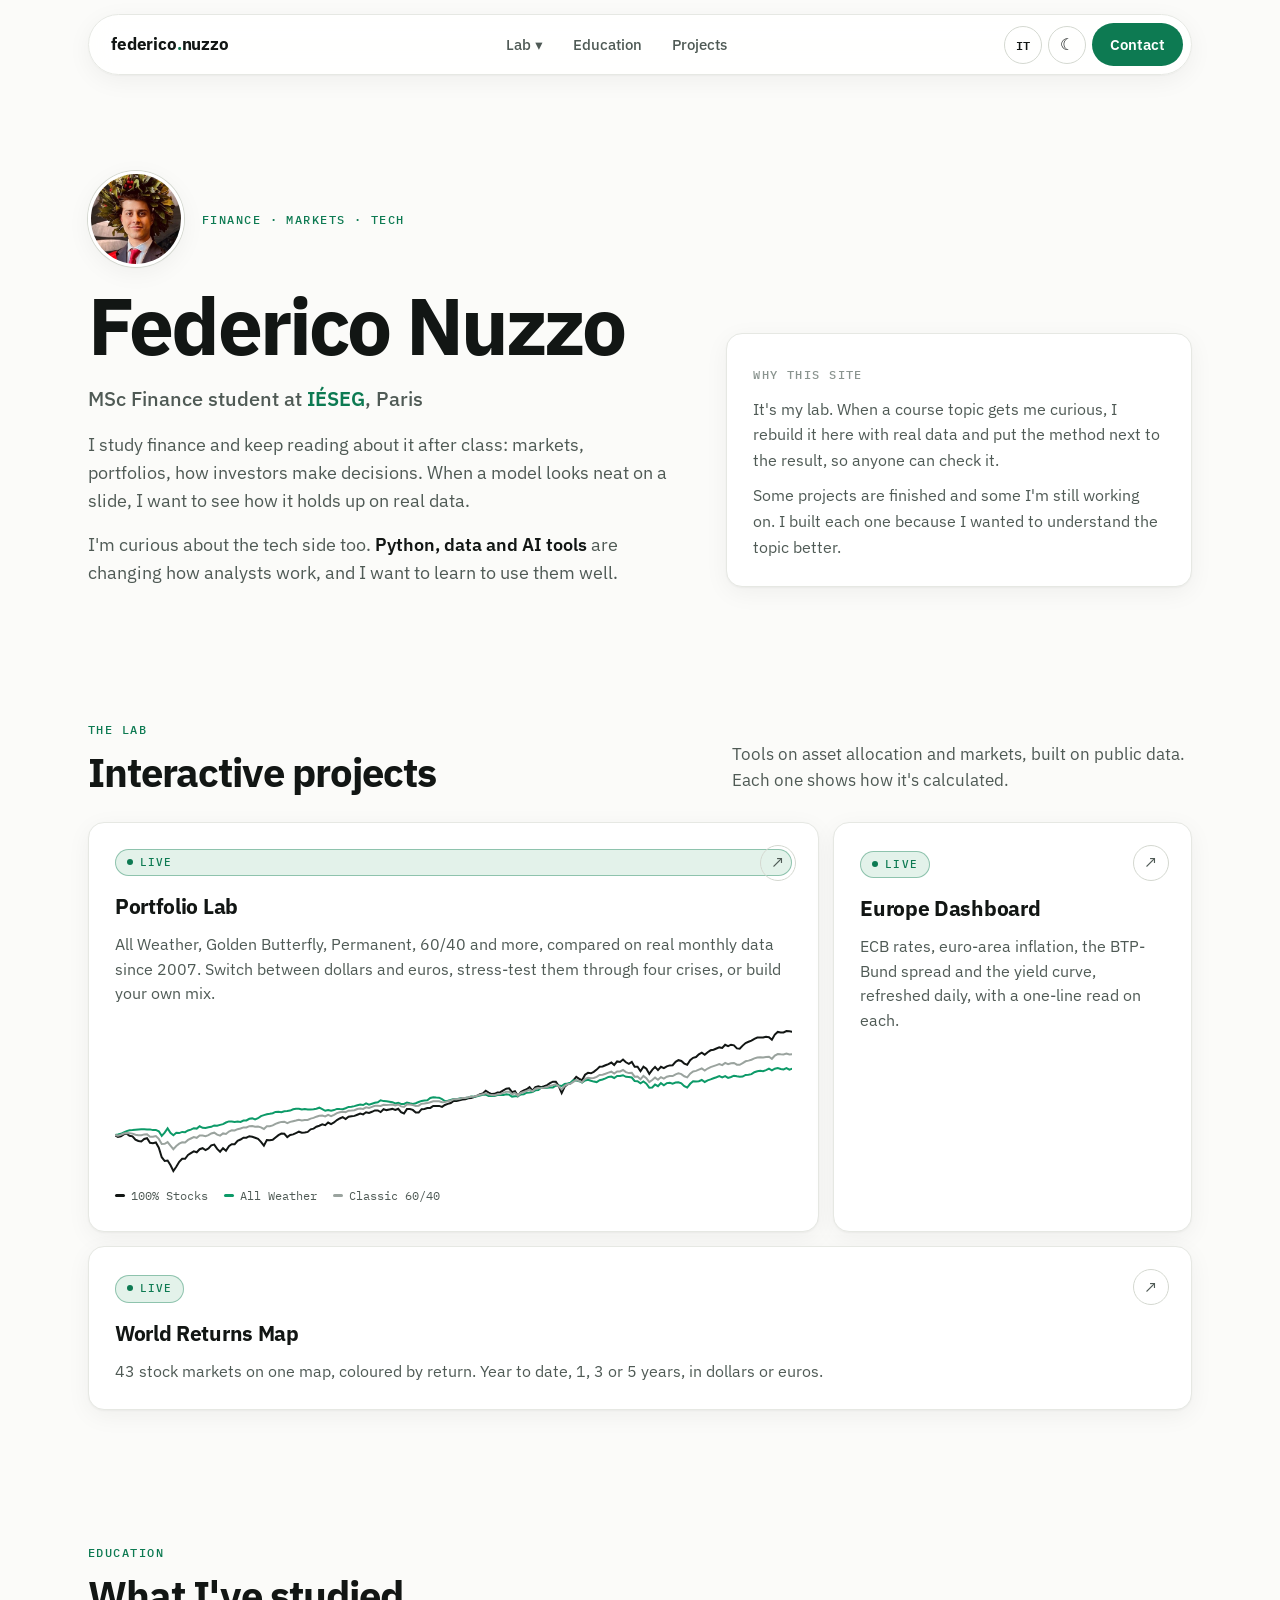
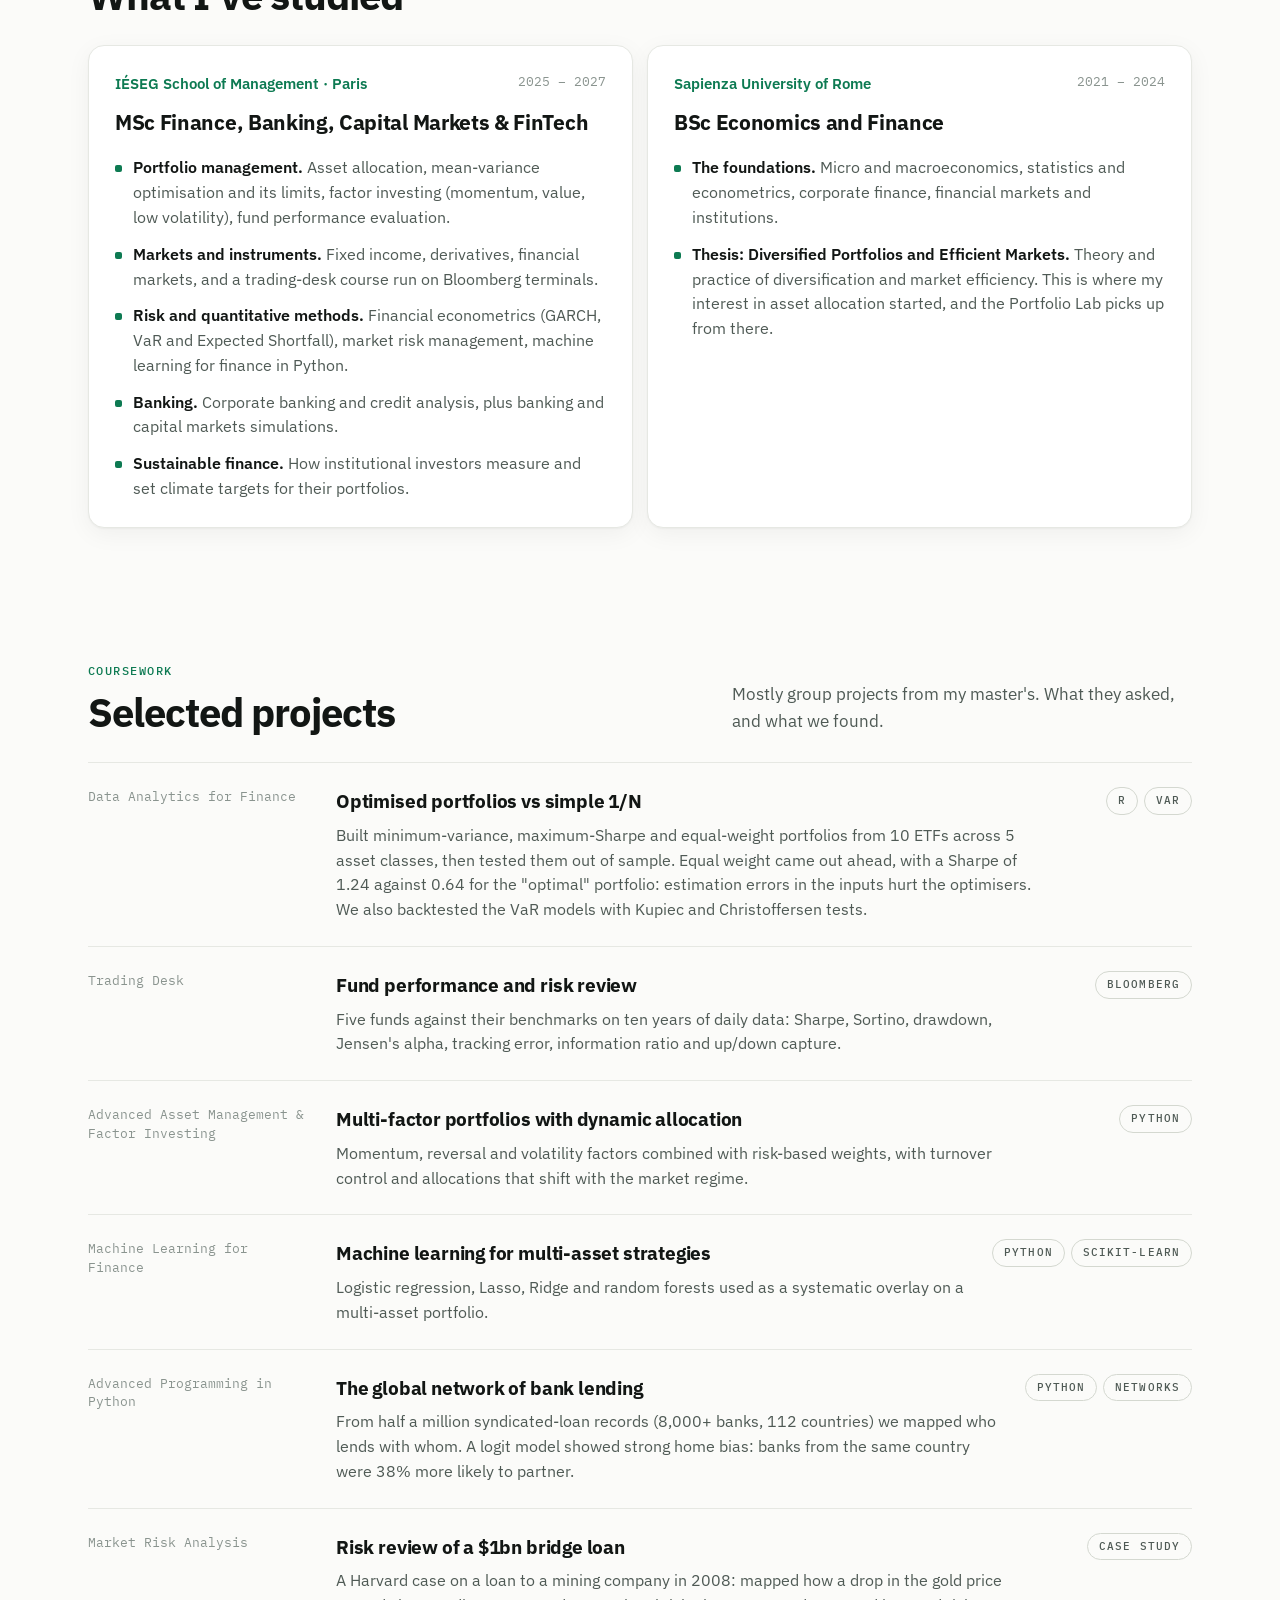
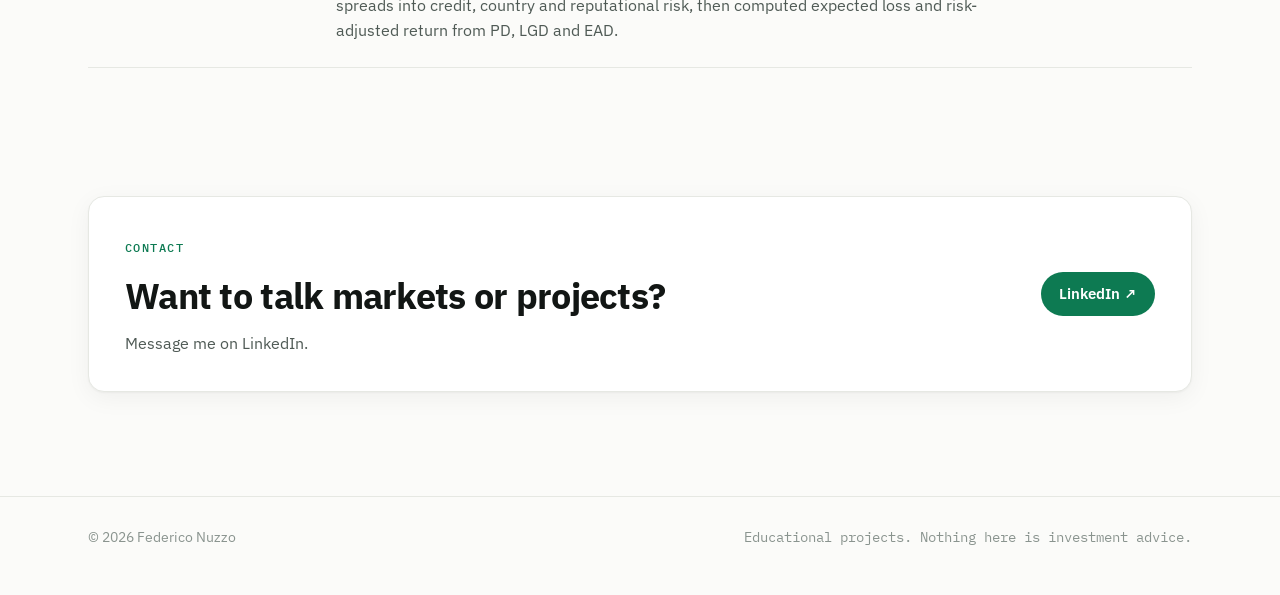
<file: index.html>
<!doctype html>
<html lang="en">
<head>
<meta charset="utf-8">
<meta name="viewport" content="width=device-width,initial-scale=1">
<title>Federico Nuzzo · Finance, markets and tech</title>
<meta name="description" content="Finance student at IÉSEG. Portfolio analysis, markets, and the tools I build to test what I study.">
<script src="assets/theme.js?v=202611271529"></script>
<script src="assets/i18n.js?v=202611271529"></script>
<link rel="preconnect" href="https://fonts.googleapis.com"><link rel="preconnect" href="https://fonts.gstatic.com" crossorigin>
<link href="https://fonts.googleapis.com/css2?family=IBM+Plex+Mono:wght@400;500;600&family=IBM+Plex+Sans:wght@400;500;600;700&display=swap" rel="stylesheet">
<link rel="stylesheet" href="assets/style.css?v=202611271529">
</head>
<body>

<nav class="nav"><div class="nav-in">
  <a href="index.html" class="logo">federico<span>.</span>nuzzo</a>
  <div class="nav-links">
    <div class="dd"><a href="#lab" class="">Lab ▾</a><div class="dd-menu"><a href="lab.html">Portfolio Lab</a><a href="europe.html">Europe Dashboard</a><a href="world.html">World Returns Map</a></div></div>
    <a href="#education">Education</a><a href="#projects">Projects</a>
  </div>
  <div class="nav-right"><button class="theme" id="theme" aria-label="Toggle dark mode">☾</button><a class="btn" href="#contact">Contact</a></div>
</div></nav>

<header class="wrap intro">
  <div>
    <div class="me rv"><img src="assets/federico_face.jpg" alt="Federico Nuzzo"><span class="tag acc">Finance · Markets · Tech</span></div>
    <h1 class="rv" style="margin-top:18px">Federico Nuzzo</h1>
    <div class="role rv">MSc Finance student at <b>IÉSEG</b>, Paris</div>
    <p class="rv">I study finance and keep reading about it after class: markets, portfolios, how investors make decisions. When a model looks neat on a slide, I want to see how it holds up on real data.</p>
    <p class="rv">I'm curious about the tech side too. <strong>Python, data and AI tools</strong> are changing how analysts work, and I want to learn to use them well.</p>
  </div>
  <div class="why rv">
    <span class="tag">Why this site</span>
    <p>It's my lab. When a course topic gets me curious, I rebuild it here with real data and put the method next to the result, so anyone can check it.</p>
    <p>Some projects are finished and some I'm still working on. I built each one because I wanted to understand the topic better.</p>
  </div>
</header>


<section id="lab"><div class="wrap">
  <div class="sec-head rv">
    <div><span class="tag acc">The Lab</span><h2>Interactive projects</h2></div>
    <p>Tools on asset allocation and markets, built on public data. Each one shows how it's calculated.</p>
  </div>
  <div class="bento">
    <a class="card c-big rv" href="lab.html">
      <span class="pill live">Live</span>
      <div class="arrow">↗</div>
      <h3>Portfolio Lab</h3>
      <p>All Weather, Golden Butterfly, Permanent, 60/40 and more, compared on real monthly data since 2007. Switch between dollars and euros, stress-test them through four crises, or build your own mix.</p>
      <div class="spark"><svg id="spark" viewBox="0 0 600 150" preserveAspectRatio="none"></svg>
        <div class="mini-legend" id="spark-legend"></div></div>
    </a>
    <a class="card c-side rv" href="europe.html">
      <span class="pill live">Live</span>
      <div class="arrow">↗</div>
      <h3>Europe Dashboard</h3>
      <p>ECB rates, euro-area inflation, the BTP-Bund spread and the yield curve, refreshed daily, with a one-line read on each.</p>
    </a>
    <a class="card c-wide rv" href="world.html">
      <span class="pill live">Live</span>
      <div class="arrow">↗</div>
      <h3>World Returns Map</h3>
      <p>43 stock markets on one map, coloured by return. Year to date, 1, 3 or 5 years, in dollars or euros.</p>
    </a>
  </div>
</div></section>

<section id="education"><div class="wrap">
  <div class="sec-head rv">
    <div><span class="tag acc">Education</span><h2>What I've studied</h2></div>
  </div>
  <div class="edu">
    <div class="card rv">
      <div style="display:flex;justify-content:space-between;gap:12px;flex-wrap:wrap"><span class="org">IÉSEG School of Management · Paris</span><span class="when">2025 – 2027</span></div>
      <h3>MSc Finance, Banking, Capital Markets &amp; FinTech</h3>
      <ul>
        <li><b>Portfolio management.</b> Asset allocation, mean-variance optimisation and its limits, factor investing (momentum, value, low volatility), fund performance evaluation.</li>
        <li><b>Markets and instruments.</b> Fixed income, derivatives, financial markets, and a trading-desk course run on Bloomberg terminals.</li>
        <li><b>Risk and quantitative methods.</b> Financial econometrics (GARCH, VaR and Expected Shortfall), market risk management, machine learning for finance in Python.</li>
        <li><b>Banking.</b> Corporate banking and credit analysis, plus banking and capital markets simulations.</li>
        <li><b>Sustainable finance.</b> How institutional investors measure and set climate targets for their portfolios.</li>
      </ul>
    </div>
    <div class="card rv">
      <div style="display:flex;justify-content:space-between;gap:12px;flex-wrap:wrap"><span class="org">Sapienza University of Rome</span><span class="when">2021 – 2024</span></div>
      <h3>BSc Economics and Finance</h3>
      <ul>
        <li><b>The foundations.</b> Micro and macroeconomics, statistics and econometrics, corporate finance, financial markets and institutions.</li>
        <li><b>Thesis: Diversified Portfolios and Efficient Markets.</b> Theory and practice of diversification and market efficiency. This is where my interest in asset allocation started, and the Portfolio Lab picks up from there.</li>
      </ul>
    </div>
  </div>
</div></section>

<section id="projects"><div class="wrap">
  <div class="sec-head rv">
    <div><span class="tag acc">Coursework</span><h2>Selected projects</h2></div>
    <p>Mostly group projects from my master's. What they asked, and what we found.</p>
  </div>
  <div class="proj">
    <div class="proj-row rv"><div class="course">Data Analytics for Finance</div><div>
      <h4>Optimised portfolios vs simple 1/N</h4>
      <p>Built minimum-variance, maximum-Sharpe and equal-weight portfolios from 10 ETFs across 5 asset classes, then tested them out of sample. Equal weight came out ahead, with a Sharpe of 1.24 against 0.64 for the "optimal" portfolio: estimation errors in the inputs hurt the optimisers. We also backtested the VaR models with Kupiec and Christoffersen tests.</p></div>
      <div class="tools"><span class="pill">R</span><span class="pill">VaR</span></div></div>
    <div class="proj-row rv"><div class="course">Trading Desk</div><div>
      <h4>Fund performance and risk review</h4>
      <p>Five funds against their benchmarks on ten years of daily data: Sharpe, Sortino, drawdown, Jensen's alpha, tracking error, information ratio and up/down capture.</p></div>
      <div class="tools"><span class="pill">Bloomberg</span></div></div>
    <div class="proj-row rv"><div class="course">Advanced Asset Management &amp; Factor Investing</div><div>
      <h4>Multi-factor portfolios with dynamic allocation</h4>
      <p>Momentum, reversal and volatility factors combined with risk-based weights, with turnover control and allocations that shift with the market regime.</p></div>
      <div class="tools"><span class="pill">Python</span></div></div>
    <div class="proj-row rv"><div class="course">Machine Learning for Finance</div><div>
      <h4>Machine learning for multi-asset strategies</h4>
      <p>Logistic regression, Lasso, Ridge and random forests used as a systematic overlay on a multi-asset portfolio.</p></div>
      <div class="tools"><span class="pill">Python</span><span class="pill">scikit-learn</span></div></div>
    <div class="proj-row rv"><div class="course">Advanced Programming in Python</div><div>
      <h4>The global network of bank lending</h4>
      <p>From half a million syndicated-loan records (8,000+ banks, 112 countries) we mapped who lends with whom. A logit model showed strong home bias: banks from the same country were 38% more likely to partner.</p></div>
      <div class="tools"><span class="pill">Python</span><span class="pill">Networks</span></div></div>
    <div class="proj-row rv"><div class="course">Market Risk Analysis</div><div>
      <h4>Risk review of a $1bn bridge loan</h4>
      <p>A Harvard case on a loan to a mining company in 2008: mapped how a drop in the gold price spreads into credit, country and reputational risk, then computed expected loss and risk-adjusted return from PD, LGD and EAD.</p></div>
      <div class="tools"><span class="pill">Case study</span></div></div>
  </div>
</div></section>

<section id="contact"><div class="wrap">
  <div class="card contact rv" style="padding:36px">
    <div><span class="tag acc">Contact</span><h2 style="margin-top:8px">Want to talk markets or projects?</h2>
      <p>Message me on LinkedIn.</p></div>
    <div style="display:flex;gap:10px;flex-wrap:wrap"><a class="btn" id="linkedin" href="https://www.linkedin.com/in/f-nuzzo/" target="_blank" rel="noopener">LinkedIn ↗</a></div>
  </div>
</div></section>

<footer><div class="wrap">
  <span>© 2026 Federico Nuzzo</span>
  <span class="mono">Educational projects. Nothing here is investment advice.</span>
</div></footer>

<script src="assets/engine.js?v=202611271529"></script>
<script>
const io=new IntersectionObserver(es=>es.forEach(e=>{if(e.isIntersecting){e.target.classList.add('in');io.unobserve(e.target)}}),{threshold:.12});
document.querySelectorAll('.rv').forEach(el=>io.observe(el));

fetch('data/portfolio_returns.json').then(r=>r.json()).then(D=>{
  const P=k=>Engine.PORTFOLIOS.find(p=>p.id===k), pf=k=>Engine.run(D,P(k).w,'usd');
  const series=['stocks','allweather','6040'].map(k=>({c:P(k).color,v:pf(k).value,name:P(k).name}));
  const all=series.flatMap(x=>x.v).map(Math.log), lo=Math.min(...all), hi=Math.max(...all), n=series[0].v.length;
  document.getElementById('spark').innerHTML=series.map(s=>`<path d="${s.v.map((v,i)=>(i?'L':'M')+(i/(n-1)*600).toFixed(1)+','+(145-(Math.log(v)-lo)/(hi-lo)*140).toFixed(1)).join('')}" fill="none" style="stroke:${s.c}" stroke-width="2" vector-effect="non-scaling-stroke"/>`).join('');
  document.getElementById('spark-legend').innerHTML=series.map(s=>`<span><i style="background:${s.c}"></i>${s.name}</span>`).join('');
});
</script>
</body>
</html>
</file>
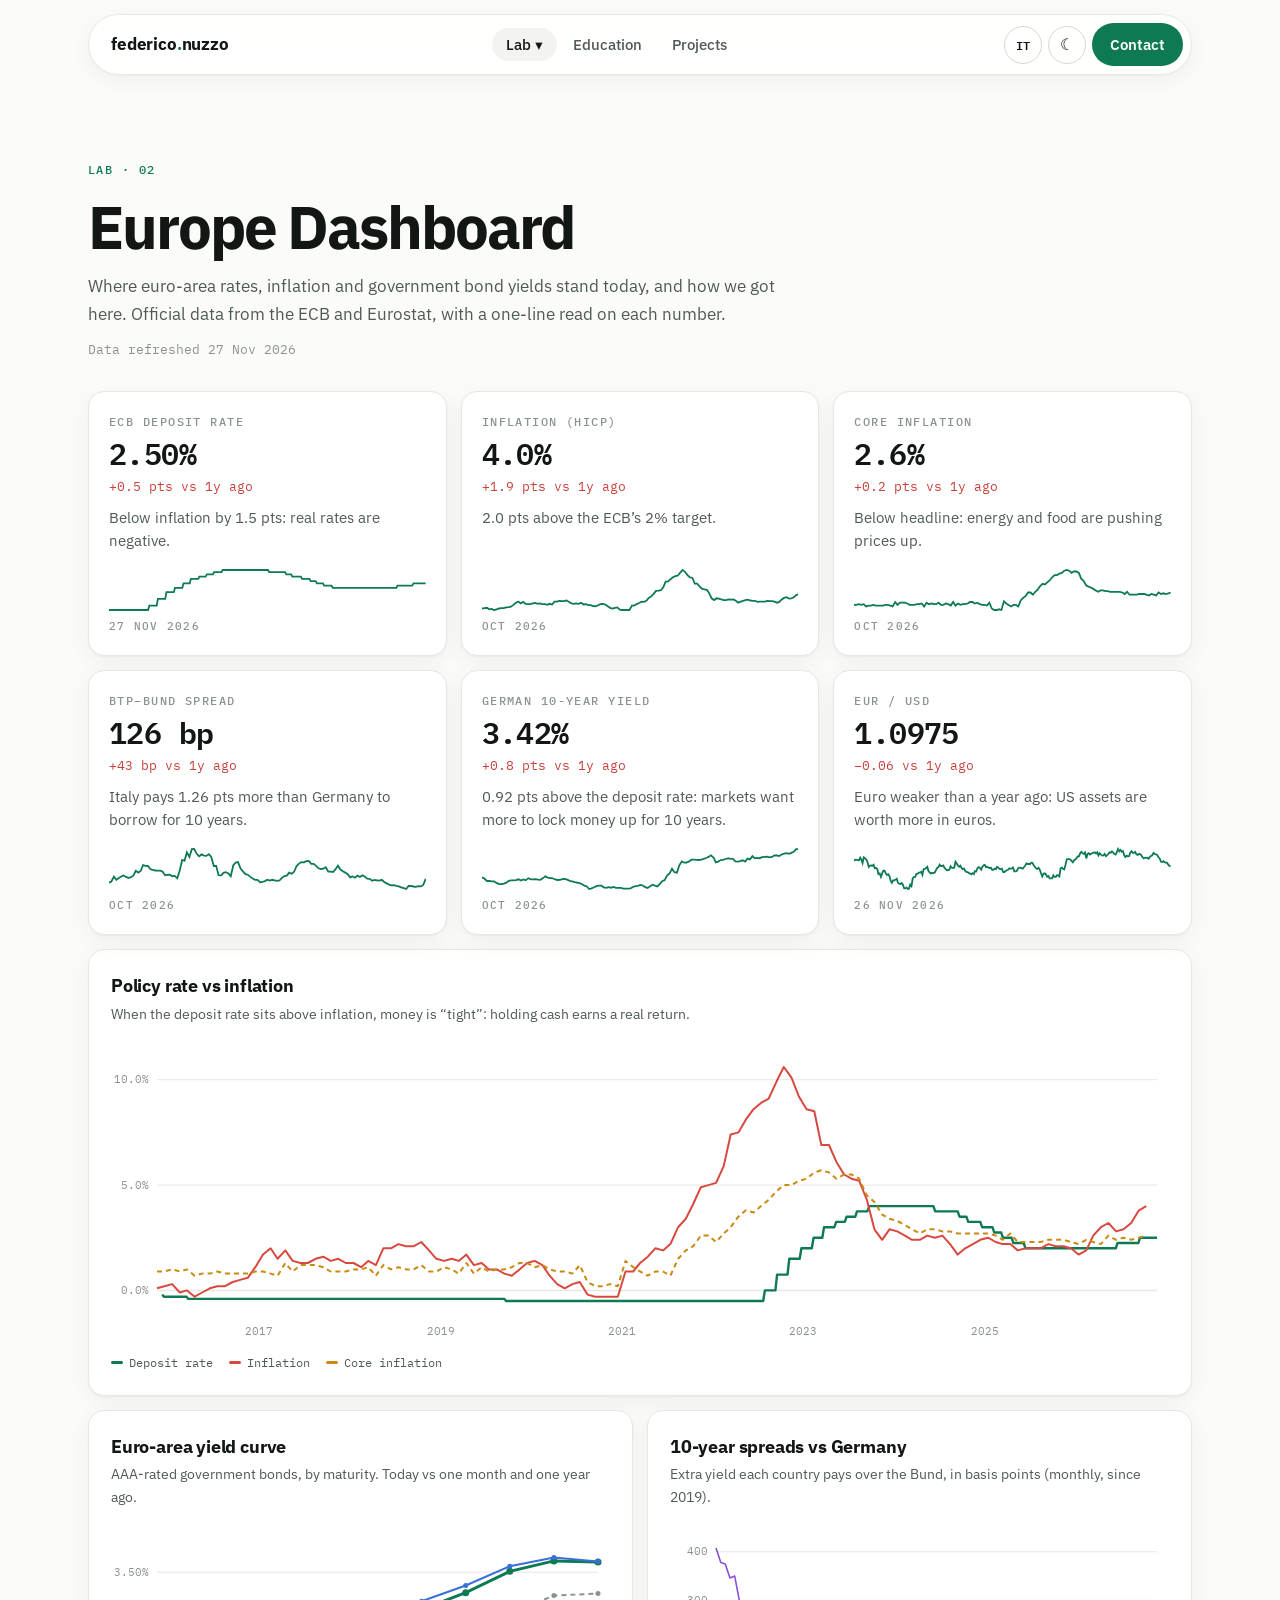
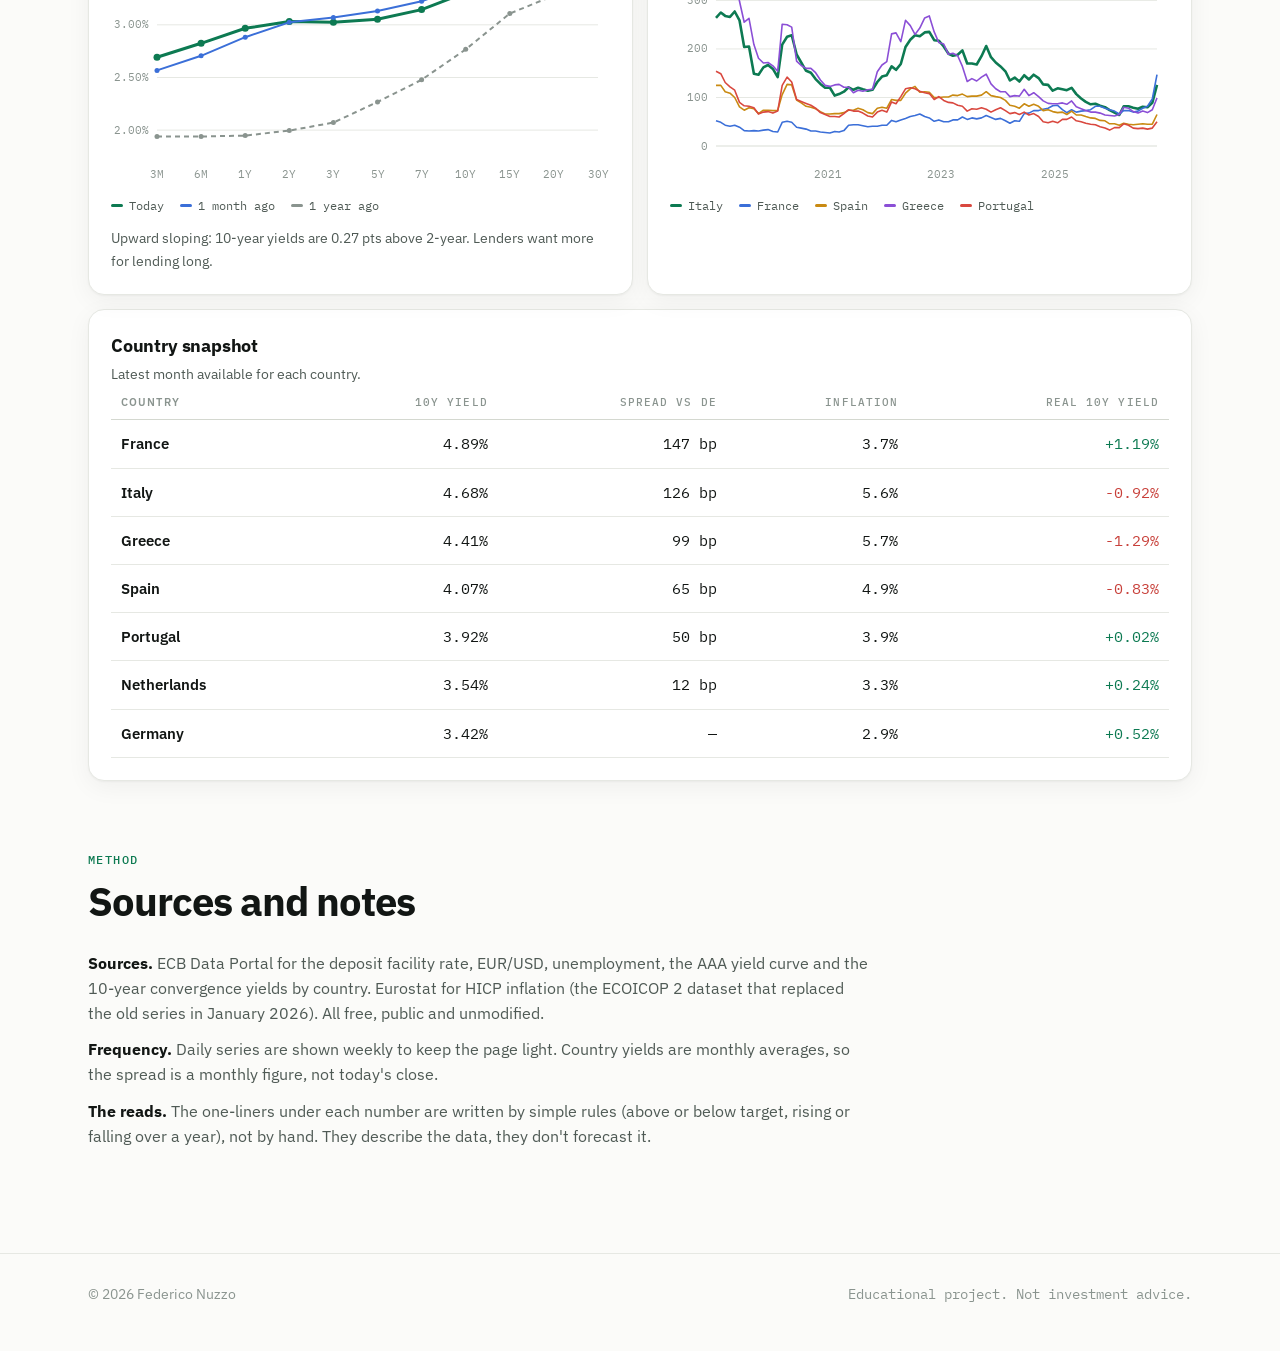
<file: europe.html>
<!doctype html>
<html lang="en">
<head>
<meta charset="utf-8">
<meta name="viewport" content="width=device-width,initial-scale=1">
<title>Europe Dashboard · Federico Nuzzo</title>
<script src="assets/theme.js?v=202611271529"></script>
<script src="assets/i18n.js?v=202611271529"></script>
<link rel="preconnect" href="https://fonts.googleapis.com"><link rel="preconnect" href="https://fonts.gstatic.com" crossorigin>
<link href="https://fonts.googleapis.com/css2?family=IBM+Plex+Mono:wght@400;500;600&family=IBM+Plex+Sans:wght@400;500;600;700&display=swap" rel="stylesheet">
<link rel="stylesheet" href="assets/style.css?v=202611271529">
</head>
<body>
<nav class="nav"><div class="nav-in">
  <a href="index.html" class="logo">federico<span>.</span>nuzzo</a>
  <div class="nav-links">
    <div class="dd"><a href="index.html#lab" class="on">Lab ▾</a><div class="dd-menu"><a href="lab.html">Portfolio Lab</a><a href="europe.html" class="on">Europe Dashboard</a><a href="world.html">World Returns Map</a></div></div>
    <a href="index.html#education">Education</a><a href="index.html#projects">Projects</a>
  </div>
  <div class="nav-right"><button class="theme" id="theme" aria-label="Toggle dark mode">☾</button><a class="btn" href="index.html#contact">Contact</a></div>
</div></nav>

<header class="wrap page-hero">
  <span class="tag acc">Lab · 02</span>
  <h1>Europe Dashboard</h1>
  <p>Where euro-area rates, inflation and government bond yields stand today, and how we got here. Official data from the ECB and Eurostat, with a one-line read on each number.</p>
  <p class="mono" style="font-size:13px;margin-top:12px;color:var(--dim)" id="updated"></p>
</header>

<main class="wrap">
  <div class="kpis" id="kpis"></div>

  <div class="panel" style="margin-top:14px">
    <h3>Policy rate vs inflation</h3>
    <div class="sub">When the deposit rate sits above inflation, money is “tight”: holding cash earns a real return.</div>
    <div class="chart" id="c-policy"></div><div class="legend" id="l-policy"></div>
  </div>

  <div class="g2" style="margin-top:14px">
    <div class="panel">
      <h3>Euro-area yield curve</h3>
      <div class="sub">AAA-rated government bonds, by maturity. Today vs one month and one year ago.</div>
      <div class="chart" id="c-curve"></div><div class="legend" id="l-curve"></div>
      <p class="sub" id="curve-read" style="margin-top:12px"></p>
    </div>
    <div class="panel">
      <h3>10-year spreads vs Germany</h3>
      <div class="sub">Extra yield each country pays over the Bund, in basis points (monthly, since 2019).</div>
      <div class="chart" id="c-spread"></div><div class="legend" id="l-spread"></div>
    </div>
  </div>

  <div class="panel" style="margin-top:14px">
    <h3>Country snapshot</h3>
    <div class="sub">Latest month available for each country.</div>
    <div style="overflow-x:auto"><table class="dtable" id="countries"></table></div>
  </div>

  <section>
    <div class="sec-head"><div><span class="tag acc">Method</span><h2>Sources and notes</h2></div></div>
    <div class="method" style="color:var(--muted);max-width:780px;font-size:15.5px">
      <p><b style="color:var(--text)">Sources.</b> ECB Data Portal for the deposit facility rate, EUR/USD, unemployment, the AAA yield curve and the 10-year convergence yields by country. Eurostat for HICP inflation (the ECOICOP 2 dataset that replaced the old series in January 2026). All free, public and unmodified.</p>
      <p style="margin-top:12px"><b style="color:var(--text)">Frequency.</b> Daily series are shown weekly to keep the page light. Country yields are monthly averages, so the spread is a monthly figure, not today's close.</p>
      <p style="margin-top:12px"><b style="color:var(--text)">The reads.</b> The one-liners under each number are written by simple rules (above or below target, rising or falling over a year), not by hand. They describe the data, they don't forecast it.</p>
    </div>
  </section>
</main>

<footer><div class="wrap"><span>© 2026 Federico Nuzzo</span><span class="mono">Educational project. Not investment advice.</span></div></footer>

<script src="assets/charts.js?v=202611271529"></script>
<script>
(async () => {
  const D = await (await fetch('data/europe.json')).json(), S = D.series, $ = id => document.getElementById(id);
  const upd = () => $('updated').textContent = I18N.L('Data refreshed ','Dati aggiornati al ') + Charts.fmtDate(D.updated); upd();
  const last = o => o.at(-1), ago = (o, months) => { const t = new Date(last(o)[0]); t.setMonth(t.getMonth() - months);
    return o.reduce((b, x) => Math.abs(new Date(x[0]) - t) < Math.abs(new Date(b[0]) - t) ? x : b, o[0]); };
  const sgn = v => (v > 0 ? '+' : v < 0 ? '−' : '±') + Math.abs(v);
  const chg = (v, unit, good) => `<span class="chg" style="color:${v === 0 ? 'var(--muted)' : (good ? v > 0 : v < 0) ? 'var(--pos)' : 'var(--neg)'}">${sgn(+v.toFixed(2))}${unit}${I18N.L(" vs 1y ago"," rispetto a 1 anno fa")}</span>`;

  // spread series (monthly, bp)
  const de = Object.fromEntries(D.yields.DE.obs);
  const spread = c => D.yields[c].obs.filter(o => de[o[0]] != null).map(o => [o[0], Math.round((o[1] - de[o[0]]) * 100)]);
  const it = spread('IT');

  const hicp = S.hicp.obs, core = S.core.obs, dfr = S.dfr.obs, fx = S.eurusd.obs, un = S.unemp.obs, bund = D.yields.DE.obs;
  const V = { dfr: last(dfr)[1], hicp: last(hicp)[1], core: last(core)[1], it: last(it)[1], bund: last(bund)[1], fx: last(fx)[1], un: last(un)[1] };
  const real = +(V.dfr - V.hicp).toFixed(2);
  const L = I18N.L; let K; const build = () => { K = [
    { tag:'ECB deposit rate', val:V.dfr.toFixed(2)+'%', c:chg(V.dfr - ago(dfr,12)[1], L(' pts',' punti')), obs:dfr, date:last(dfr)[0],
      read: real >= 0 ? L(`Above inflation by ${real} pts: a positive real rate.`,`Sopra l'inflazione di ${real} punti: tasso reale positivo.`) : L(`Below inflation by ${Math.abs(real)} pts: real rates are negative.`,`Sotto l'inflazione di ${Math.abs(real)} punti: tassi reali negativi.`) },
    { tag:'Inflation (HICP)', val:V.hicp.toFixed(1)+'%', c:chg(V.hicp - ago(hicp,12)[1], L(' pts',' punti'), false), obs:hicp, date:last(hicp)[0],
      read: Math.abs(V.hicp - 2) <= .3 ? L('Close to the ECB’s 2% target.','Vicina all’obiettivo BCE del 2%.') : V.hicp > 2 ? L(`${(V.hicp-2).toFixed(1)} pts above the ECB’s 2% target.`,`${(V.hicp-2).toFixed(1)} punti sopra l’obiettivo BCE del 2%.`) : L(`${(2-V.hicp).toFixed(1)} pts below the ECB’s 2% target.`,`${(2-V.hicp).toFixed(1)} punti sotto l’obiettivo BCE del 2%.`) },
    { tag:'Core inflation', val:V.core.toFixed(1)+'%', c:chg(V.core - ago(core,12)[1], L(' pts',' punti'), false), obs:core, date:last(core)[0],
      read: V.hicp > V.core ? L('Below headline: energy and food are pushing prices up.','Sotto l’inflazione totale: energia e cibo spingono i prezzi in alto.') : L('Above headline: energy and food are holding prices down.','Sopra l’inflazione totale: energia e cibo frenano i prezzi.') },
    { tag:'BTP–Bund spread', val:V.it+' bp', c:chg(V.it - ago(it,12)[1], ' bp', false), obs:it, date:last(it)[0],
      read: L(`Italy pays ${(V.it/100).toFixed(2)} pts more than Germany to borrow for 10 years.`,`L’Italia paga ${(V.it/100).toFixed(2)} punti in più della Germania per indebitarsi a 10 anni.`) },
    { tag:'German 10-year yield', val:V.bund.toFixed(2)+'%', c:chg(V.bund - ago(bund,12)[1], L(' pts',' punti')), obs:bund, date:last(bund)[0],
      read: V.bund > V.dfr ? L(`${(V.bund-V.dfr).toFixed(2)} pts above the deposit rate: markets want more to lock money up for 10 years.`,`${(V.bund-V.dfr).toFixed(2)} punti sopra il tasso sui depositi: il mercato chiede di più per vincolare i soldi 10 anni.`) : L('Below the deposit rate: markets expect cuts ahead.','Sotto il tasso sui depositi: il mercato si aspetta tagli.') },
    { tag:'EUR / USD', val:V.fx.toFixed(4), c:chg(V.fx - ago(fx,12)[1], '', true), obs:fx, date:last(fx)[0],
      read: V.fx > ago(fx,12)[1] ? L('Euro stronger than a year ago: US assets are worth less in euros.','Euro più forte di un anno fa: gli investimenti USA valgono meno in euro.') : L('Euro weaker than a year ago: US assets are worth more in euros.','Euro più debole di un anno fa: gli investimenti USA valgono di più in euro.') },
  ]; };
  const kpis = () => { build(); $('kpis').innerHTML = K.map((k,i) => `<div class="kpi rv in"><span class="tag">${k.tag}</span><div class="val">${k.val}</div>${k.c}<div class="read">${k.read}</div><div class="spk" id="spk${i}"></div><span class="tag" style="font-size:10.5px">${Charts.fmtDate(k.date)}</span></div>`).join('');
  K.forEach((k,i) => Charts.spark($('spk'+i), k.obs.slice(-260))); }; kpis();

  const leg = (id, s) => $(id).innerHTML = s.map(x => `<span><i style="background:${x.color}"></i>${x.name}</span>`).join('');
  function draw() {
    const pol = [
      { name:'Deposit rate', color:'var(--accent)', obs:dfr, width:2.4 },
      { name:'Inflation', color:'var(--p-mix)', obs:hicp },
      { name:'Core inflation', color:'var(--p-permanent)', obs:core, dash:true },
    ];
    Charts.time($('c-policy'), pol, { h:300, yfmt:v => v.toFixed(1)+'%', zeroLine:true }); leg('l-policy', pol);

    const M = Object.keys(D.curve), at = m => { const o = D.curve; return M.map(k => ago(o[k], m)[1]); };
    const cv = [ { name:'Today', color:'var(--accent)', vals:M.map(k => last(D.curve[k])[1]), width:3 },
                 { name:'1 month ago', color:'var(--p-threefund)', vals:at(1) },
                 { name:'1 year ago', color:'var(--dim)', vals:at(12), dash:true } ];
    Charts.cat($('c-curve'), M, cv, { h:260 }); leg('l-curve', cv);
    const slope = cv[0].vals[M.indexOf('10Y')] - cv[0].vals[M.indexOf('2Y')];
    const Lc = I18N.L; $('curve-read').textContent = slope > .25 ? Lc(`Upward sloping: 10-year yields are ${slope.toFixed(2)} pts above 2-year. Lenders want more for lending long.`,`Inclinata verso l’alto: il 10 anni rende ${slope.toFixed(2)} punti più del 2 anni. Chi presta a lungo chiede di più.`)
      : slope < -.1 ? Lc(`Inverted: 2-year yields are above 10-year by ${Math.abs(slope).toFixed(2)} pts, often read as a sign of cuts or slowdown ahead.`,`Invertita: il 2 anni rende ${Math.abs(slope).toFixed(2)} punti più del 10 anni, spesso letto come segnale di tagli o rallentamento.`) : Lc('Almost flat between 2 and 10 years.','Quasi piatta tra 2 e 10 anni.');

    const cols = {IT:'var(--accent)', FR:'var(--p-threefund)', ES:'var(--p-permanent)', GR:'var(--p-butterfly)', PT:'var(--p-mix)'};
    const sp = Object.entries(cols).map(([c, color]) => ({ name:D.yields[c].name, color, obs:spread(c).filter(o => o[0] >= '2019'), width:c==='IT'?2.6:1.6 }));
    Charts.time($('c-spread'), sp, { h:260, yfmt:v => Math.round(v)+'' , zeroLine:true }); leg('l-spread', sp);
  }
  draw(); addEventListener('langchange', () => { upd(); kpis(); draw(); }); let tm; addEventListener('resize', () => { clearTimeout(tm); tm = setTimeout(draw, 150); });

  const rows = Object.entries(D.yields).map(([c, y]) => ({ c, name:y.name, yld:last(y.obs)[1], sp:c==='DE'?null:last(spread(c))[1], inf:D.inflation_by_country[c]?.[1] }))
    .sort((a,b) => b.yld - a.yld);
  $('countries').innerHTML = `<tr><th>Country</th><th>10Y yield</th><th>Spread vs DE</th><th>Inflation</th><th>Real 10Y yield</th></tr>` +
    rows.map(r => `<tr><td>${r.name}</td><td>${r.yld.toFixed(2)}%</td><td>${r.sp==null?'—':r.sp+' bp'}</td><td>${r.inf.toFixed(1)}%</td><td style="color:${r.yld-r.inf>=0?'var(--pos)':'var(--neg)'}">${(r.yld-r.inf>0?'+':'')+(r.yld-r.inf).toFixed(2)}%</td></tr>`).join('');
})();
</script>
</body>
</html>
</file>
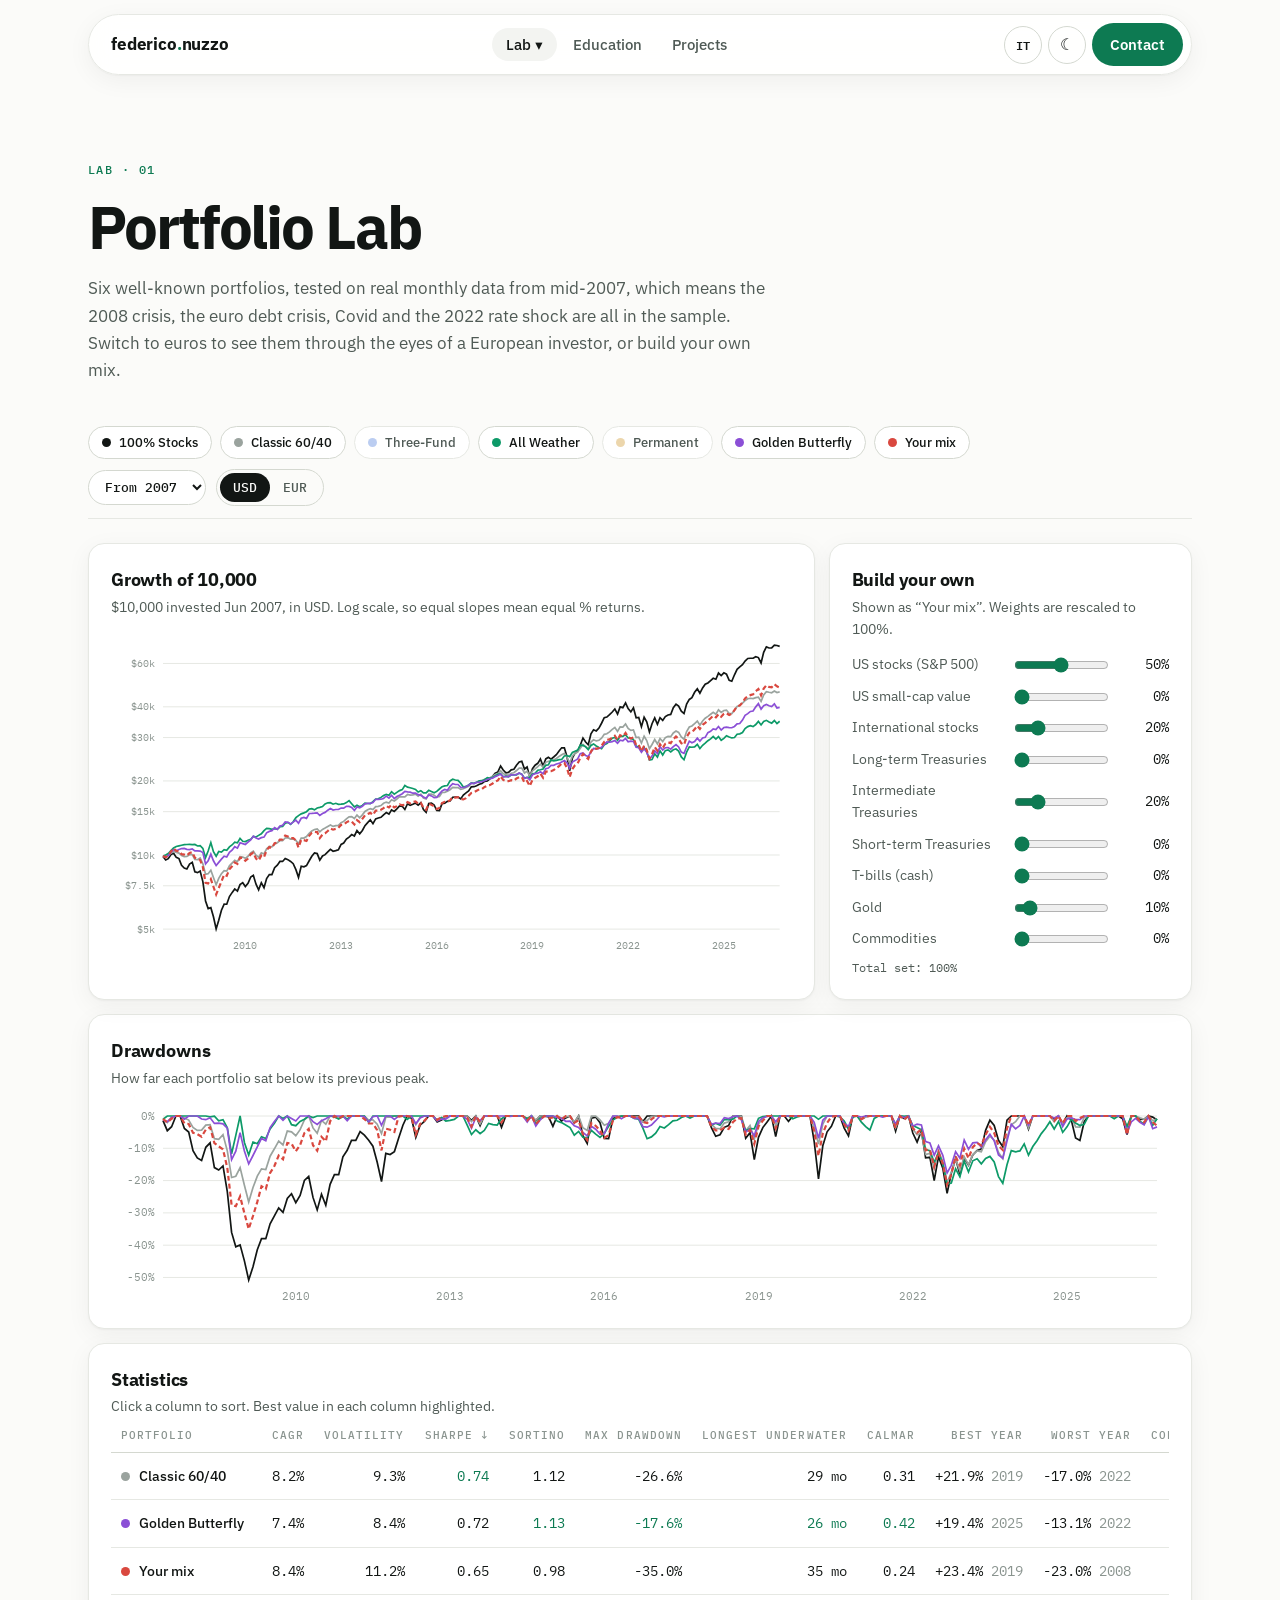
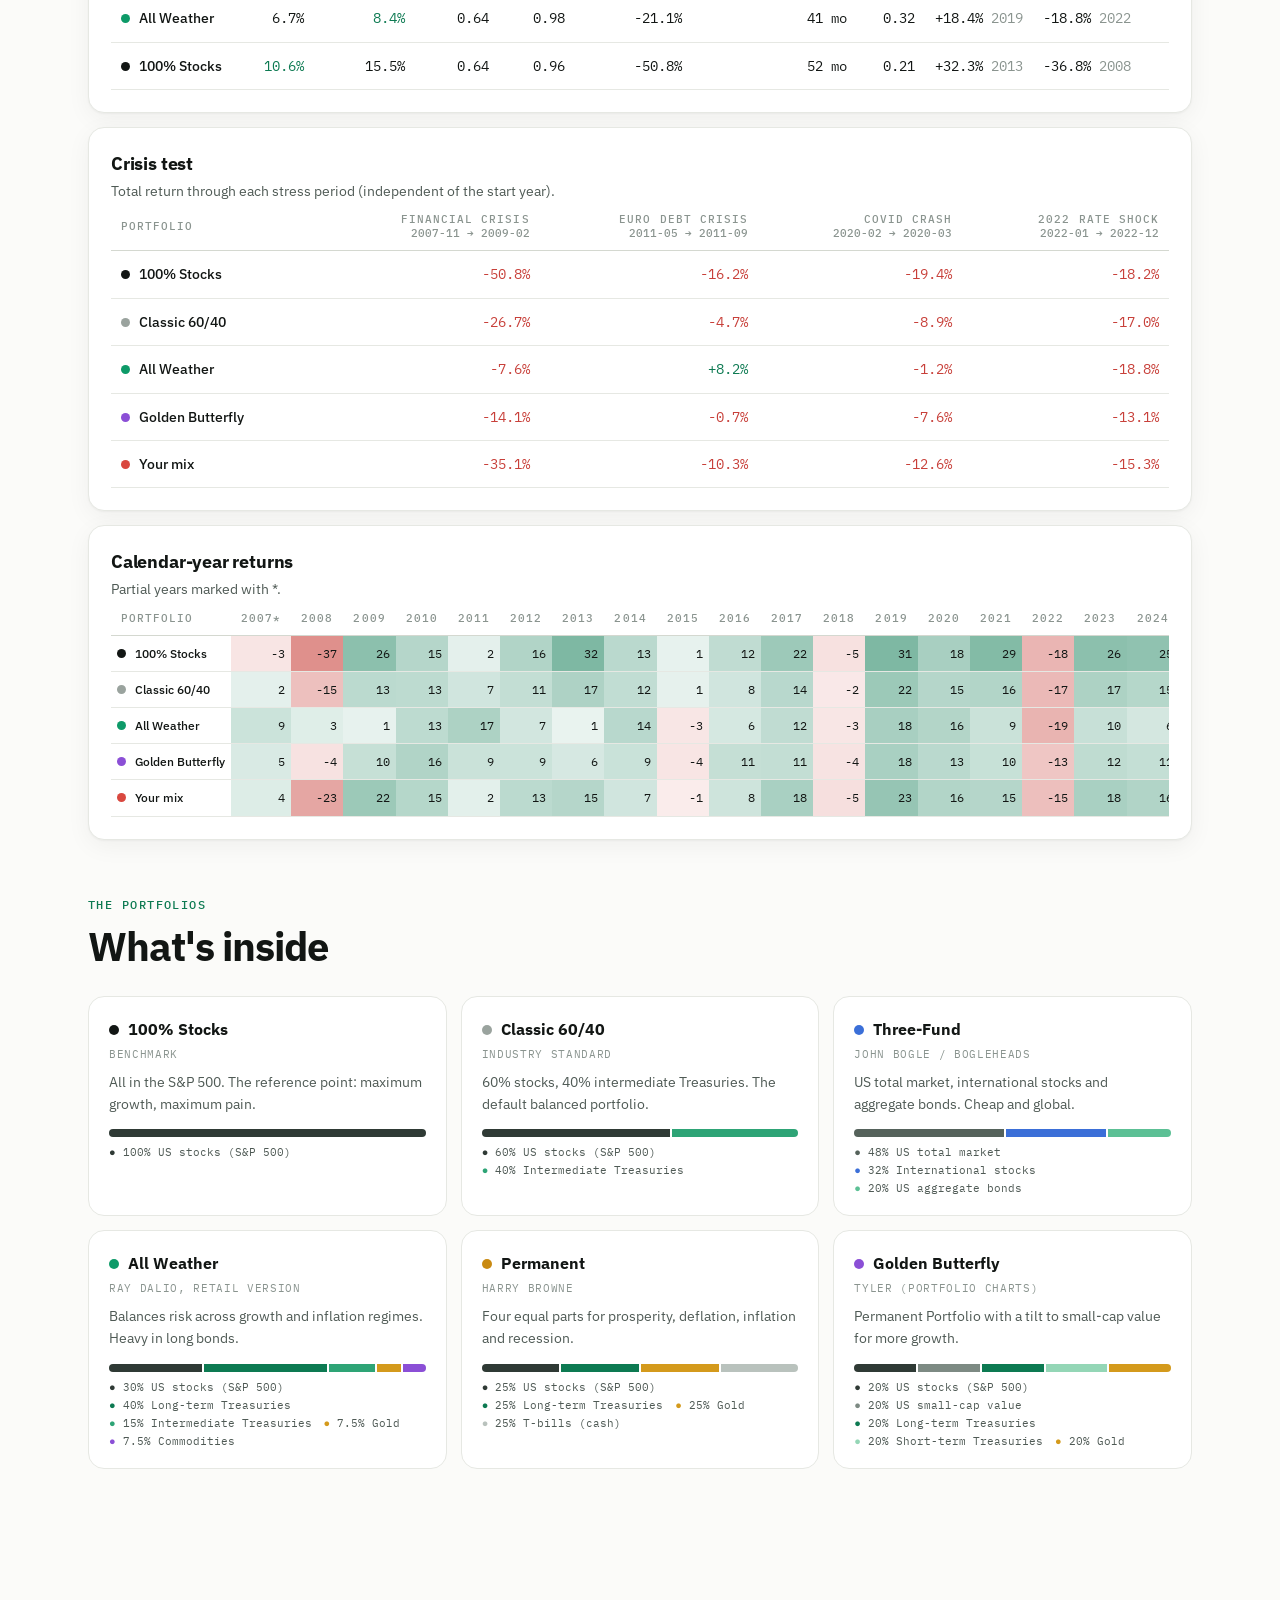
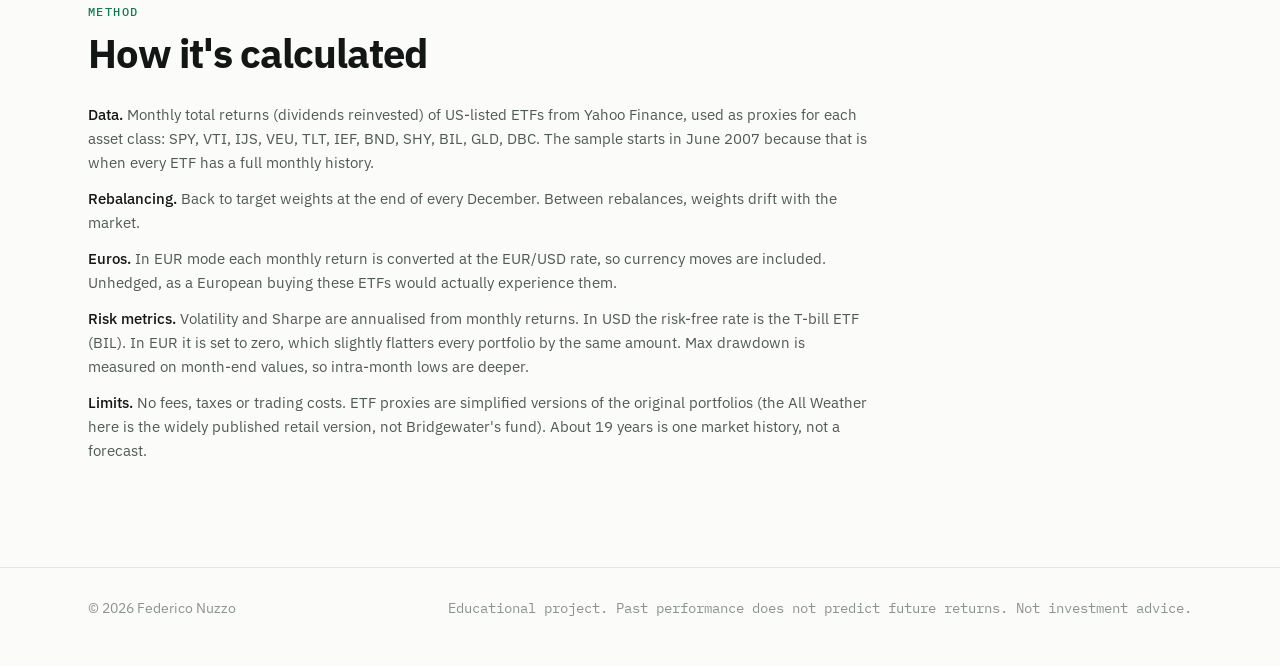
<file: lab.html>
<!doctype html>
<html lang="en">
<head>
<meta charset="utf-8">
<meta name="viewport" content="width=device-width,initial-scale=1">
<title>Portfolio Lab · Federico Nuzzo</title>
<script src="assets/theme.js?v=202611271529"></script>
<script src="assets/i18n.js?v=202611271529"></script>
<link rel="preconnect" href="https://fonts.googleapis.com"><link rel="preconnect" href="https://fonts.gstatic.com" crossorigin>
<link href="https://fonts.googleapis.com/css2?family=IBM+Plex+Mono:wght@400;500;600&family=IBM+Plex+Sans:wght@400;500;600;700&display=swap" rel="stylesheet">
<link rel="stylesheet" href="assets/style.css?v=202611271529">
<style>
.lab-hero{padding-top:80px;padding-bottom:30px}
.lab-hero h1{font-size:clamp(36px,5vw,60px);letter-spacing:-.035em;line-height:1.03;font-weight:700}
.lab-hero p{color:var(--muted);max-width:680px;margin-top:18px;font-size:17px}
.bar{position:sticky;top:82px;z-index:40;display:flex;gap:10px;flex-wrap:wrap;align-items:center;justify-content:space-between;
  background:color-mix(in srgb,var(--bg) 88%,transparent);backdrop-filter:blur(12px);-webkit-backdrop-filter:blur(12px);padding:12px 0;border-bottom:1px solid var(--line);margin-bottom:24px}
.seg{display:inline-flex;border:1px solid var(--line2);border-radius:999px;padding:3px}
.seg button{background:none;border:0;color:var(--muted);font:500 13px var(--mono);padding:6px 13px;border-radius:999px;cursor:pointer}
.seg button.on{background:var(--text);color:var(--bg)}
.chips{display:flex;gap:8px;flex-wrap:wrap}
.chip{display:inline-flex;align-items:center;gap:8px;background:var(--card);border:1px solid var(--line);color:var(--muted);
  font:500 13px var(--sans);padding:7px 13px;border-radius:999px;cursor:pointer;transition:.2s}
.chip i{width:9px;height:9px;border-radius:50%;opacity:.35}
.chip.on{color:var(--text);border-color:var(--line2)} .chip.on i{opacity:1}
select{background:var(--card);color:var(--text);border:1px solid var(--line2);border-radius:999px;font:500 13px var(--mono);padding:7px 12px}
.grid2{display:grid;grid-template-columns:2fr 1fr;gap:14px}
.panel{background:var(--card);box-shadow:var(--shadow);border:1px solid var(--line);border-radius:var(--radius);padding:22px}
.panel h3{font-size:18px;font-weight:700;letter-spacing:-.01em}
.panel .sub{color:var(--muted);font-size:13.5px;margin-top:2px}
.chart{position:relative;margin-top:16px}
.chart svg{width:100%;display:block;overflow:visible}
.chart text{font-family:var(--mono);font-size:10.5px;fill:var(--dim)}
.tip{position:absolute;pointer-events:none;background:var(--card);box-shadow:var(--shadow);border:1px solid var(--line2);border-radius:10px;padding:10px 12px;font:12px var(--mono);
  min-width:190px;opacity:0;transition:opacity .15s;z-index:5}
.tip div{display:flex;justify-content:space-between;gap:14px} .tip b{font-weight:500}
table{width:100%;border-collapse:collapse;font-size:14px}
th{font:500 10.5px var(--mono);letter-spacing:.1em;text-transform:uppercase;color:var(--dim);text-align:right;padding:10px 10px;border-bottom:1px solid var(--line2);cursor:pointer;white-space:nowrap}
th:first-child,td:first-child{text-align:left}
td{padding:12px 10px;border-bottom:1px solid var(--line);text-align:right;font-family:var(--mono);font-variant-numeric:tabular-nums;white-space:nowrap}
td:first-child{font-family:var(--sans);font-weight:500}
td .dot{display:inline-block;width:9px;height:9px;border-radius:50%;margin-right:9px}
td.best{color:var(--accent)}
.scroll{overflow-x:auto}
.heat td{padding:8px 6px;font-size:12px}
.mix{display:grid;grid-template-columns:1fr;gap:10px;margin-top:14px}
.mix label{display:grid;grid-template-columns:150px 1fr 48px;align-items:center;gap:12px;font-size:13.5px;color:var(--muted)}
.mix input[type=range]{accent-color:var(--accent);width:100%}
.mix .v{font-family:var(--mono);text-align:right;color:var(--text)}
.mix-total{font-family:var(--mono);font-size:12px;margin-top:8px;color:var(--muted)}
.cards{display:grid;grid-template-columns:repeat(3,1fr);gap:14px}
.pcard{background:var(--card);border:1px solid var(--line);border-radius:var(--radius);padding:20px}
.pcard h4{font-size:16px;display:flex;align-items:center;gap:9px} .pcard .who{font:11px var(--mono);color:var(--dim);letter-spacing:.06em;text-transform:uppercase;margin-top:4px}
.pcard p{color:var(--muted);font-size:14px;margin-top:10px}
.wbar{display:flex;height:8px;border-radius:4px;overflow:hidden;margin-top:14px;gap:2px}
.wlist{display:flex;flex-wrap:wrap;gap:4px 12px;margin-top:8px;font:11px var(--mono);color:var(--muted)}
.method{color:var(--muted);font-size:15px;max-width:780px} .method p{margin-top:12px} .method b{color:var(--text);font-weight:500}
@media(max-width:900px){.grid2,.cards{grid-template-columns:1fr}.bar{top:0}.mix label{grid-template-columns:110px 1fr 44px}}
</style>
</head>
<body>
<nav class="nav"><div class="nav-in">
  <a href="index.html" class="logo">federico<span>.</span>nuzzo</a>
  <div class="nav-links">
    <div class="dd"><a href="index.html#lab" class="on">Lab ▾</a><div class="dd-menu"><a href="lab.html" class="on">Portfolio Lab</a><a href="europe.html">Europe Dashboard</a><a href="world.html">World Returns Map</a></div></div>
    <a href="index.html#education">Education</a><a href="index.html#projects">Projects</a>
  </div>
  <div class="nav-right"><button class="theme" id="theme" aria-label="Toggle dark mode">☾</button><a class="btn" href="index.html#contact">Contact</a></div>
</div></nav>

<header class="wrap lab-hero">
  <span class="tag acc">Lab · 01</span>
  <h1 style="margin-top:14px">Portfolio Lab</h1>
  <p>Six well-known portfolios, tested on real monthly data from mid-2007, which means the 2008 crisis, the euro debt crisis, Covid and the 2022 rate shock are all in the sample. Switch to euros to see them through the eyes of a European investor, or build your own mix.</p>
</header>

<main class="wrap">
  <div class="bar">
    <div class="chips" id="chips"></div>
    <div style="display:flex;gap:10px;align-items:center">
      <select id="start" title="Start year"></select>
      <div class="seg" id="ccy"><button data-v="usd" class="on">USD</button><button data-v="eur">EUR</button></div>
    </div>
  </div>

  <div class="grid2">
    <div class="panel">
      <h3>Growth of 10,000</h3><div class="sub" id="growth-sub">Log scale, so equal slopes mean equal % returns.</div>
      <div class="chart" id="growth"></div>
    </div>
    <div class="panel">
      <h3>Build your own</h3><div class="sub">Shown as “Your mix”. Weights are rescaled to 100%.</div>
      <div class="mix" id="mix"></div>
      <div class="mix-total" id="mix-total"></div>
    </div>
  </div>

  <div class="panel" style="margin-top:14px">
    <h3>Drawdowns</h3><div class="sub">How far each portfolio sat below its previous peak.</div>
    <div class="chart" id="dd"></div>
  </div>

  <div class="panel" style="margin-top:14px">
    <h3>Statistics</h3><div class="sub">Click a column to sort. Best value in each column highlighted.</div>
    <div class="scroll"><table id="stats"></table></div>
  </div>

  <div class="panel" style="margin-top:14px">
    <h3>Crisis test</h3><div class="sub">Total return through each stress period (independent of the start year).</div>
    <div class="scroll"><table id="crisis"></table></div>
  </div>

  <div class="panel" style="margin-top:14px">
    <h3>Calendar-year returns</h3><div class="sub">Partial years marked with *.</div>
    <div class="scroll"><table class="heat" id="heat"></table></div>
  </div>

  <section style="padding-top:50px">
    <div class="sec-head"><div><span class="tag acc">The portfolios</span><h2>What's inside</h2></div></div>
    <div class="cards" id="cards"></div>
  </section>

  <section>
    <div class="sec-head"><div><span class="tag acc">Method</span><h2>How it's calculated</h2></div></div>
    <div class="method">
      <p><b>Data.</b> Monthly total returns (dividends reinvested) of US-listed ETFs from Yahoo Finance, used as proxies for each asset class: SPY, VTI, IJS, VEU, TLT, IEF, BND, SHY, BIL, GLD, DBC. The sample starts in June 2007 because that is when every ETF has a full monthly history.</p>
      <p><b>Rebalancing.</b> Back to target weights at the end of every December. Between rebalances, weights drift with the market.</p>
      <p><b>Euros.</b> In EUR mode each monthly return is converted at the EUR/USD rate, so currency moves are included. Unhedged, as a European buying these ETFs would actually experience them.</p>
      <p><b>Risk metrics.</b> Volatility and Sharpe are annualised from monthly returns. In USD the risk-free rate is the T-bill ETF (BIL). In EUR it is set to zero, which slightly flatters every portfolio by the same amount. Max drawdown is measured on month-end values, so intra-month lows are deeper.</p>
      <p><b>Limits.</b> No fees, taxes or trading costs. ETF proxies are simplified versions of the original portfolios (the All Weather here is the widely published retail version, not Bridgewater's fund). About 19 years is one market history, not a forecast.</p>
    </div>
  </section>
</main>

<footer><div class="wrap"><span>© 2026 Federico Nuzzo</span><span class="mono">Educational project. Past performance does not predict future returns. Not investment advice.</span></div></footer>

<script src="assets/engine.js?v=202611271529"></script>
<script src="assets/lab.js?v=202611271529"></script>
</body>
</html>
</file>
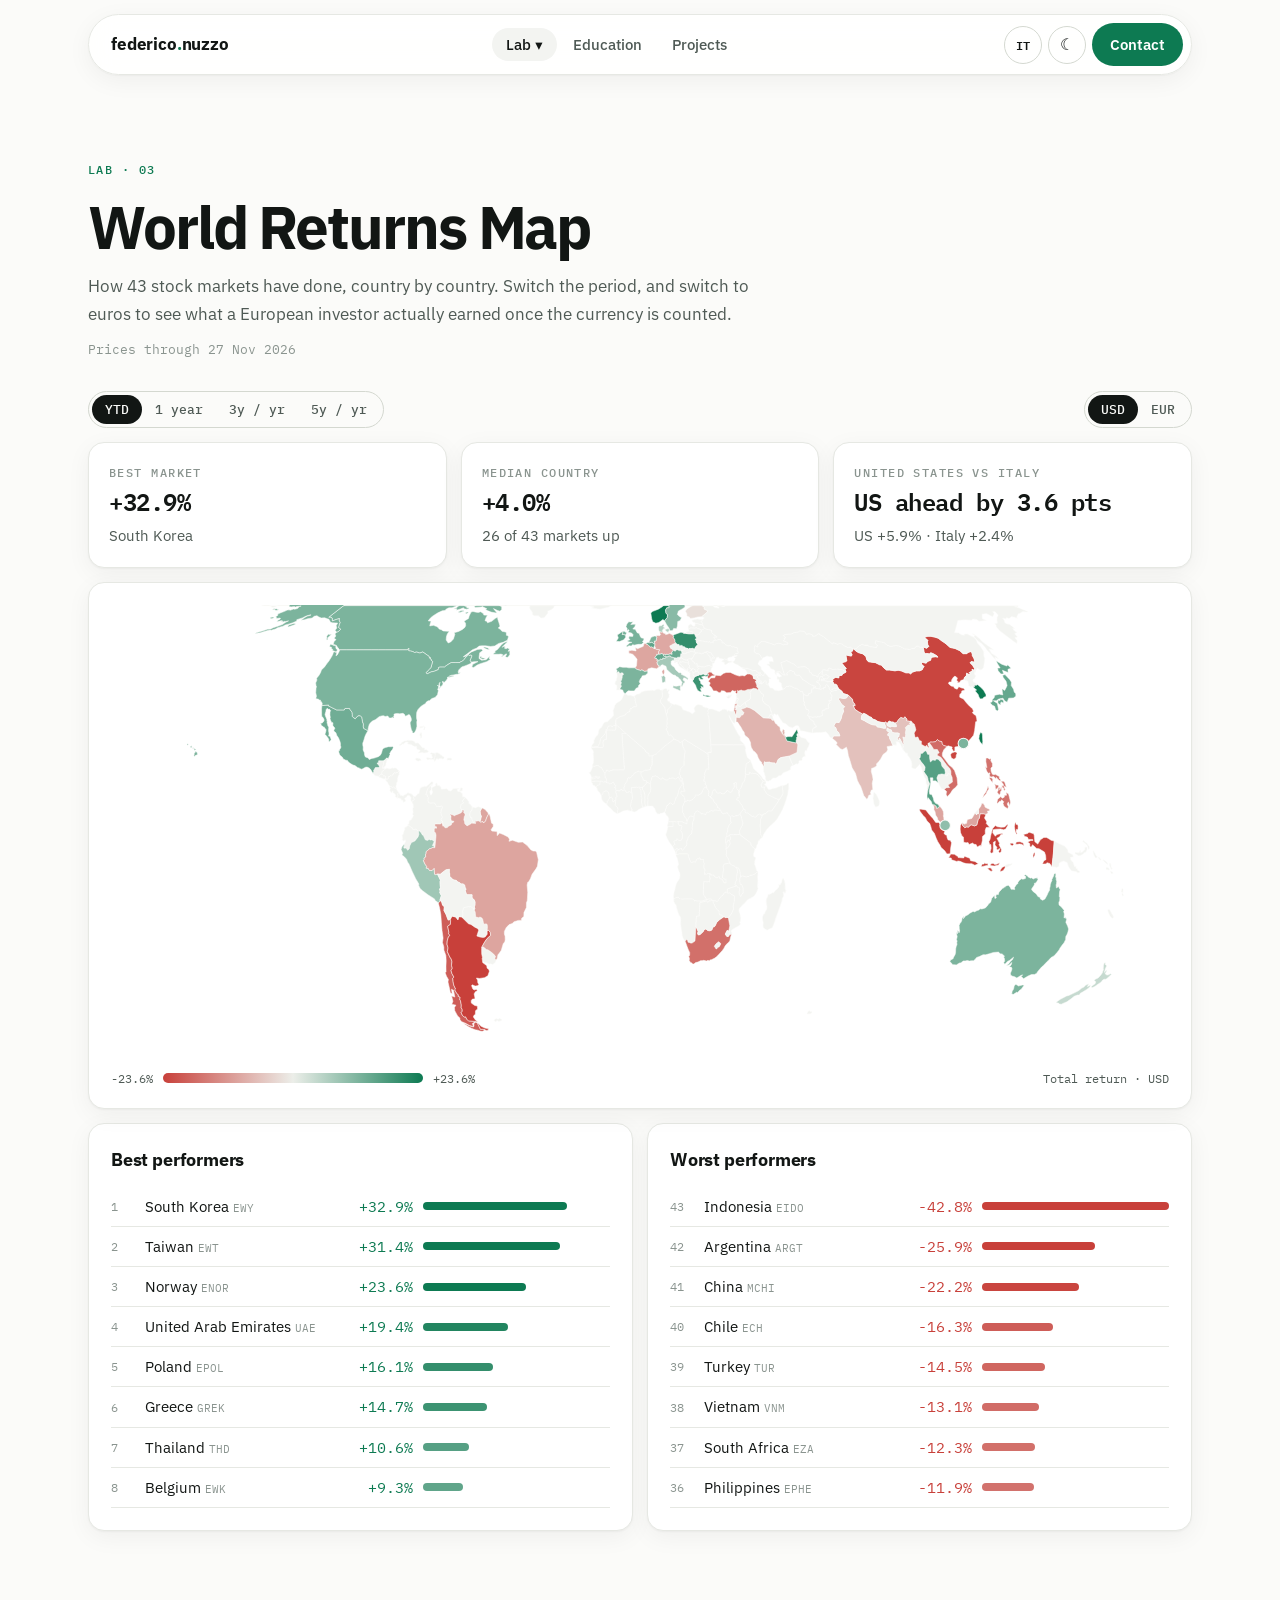
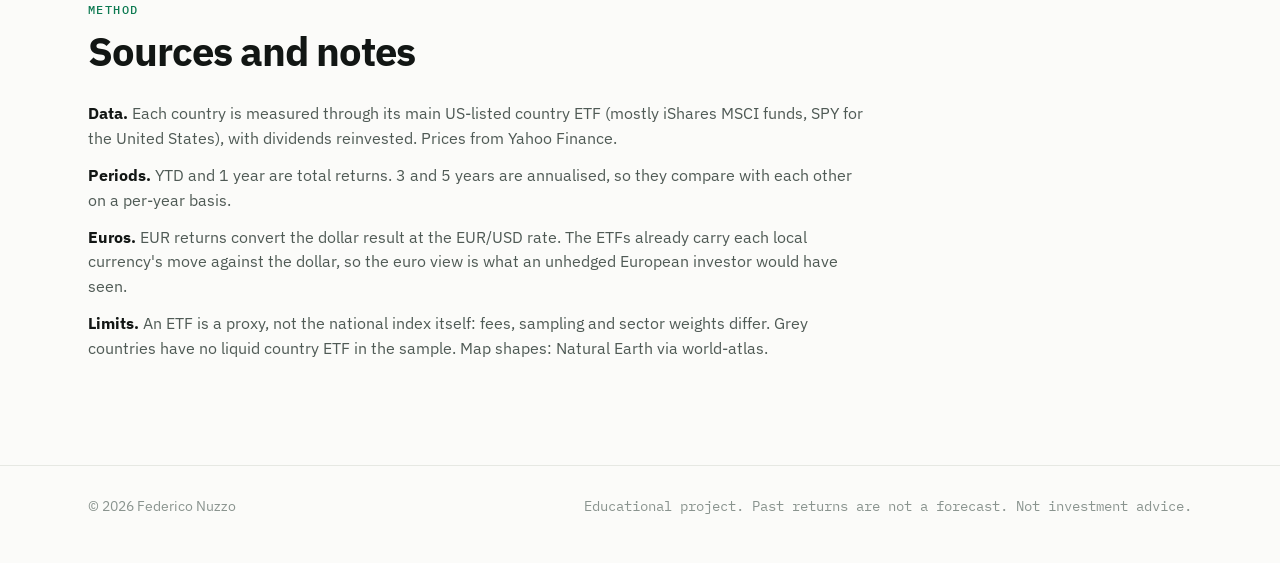
<file: world.html>
<!doctype html>
<html lang="en">
<head>
<meta charset="utf-8">
<meta name="viewport" content="width=device-width,initial-scale=1">
<title>World Returns Map · Federico Nuzzo</title>
<script src="assets/theme.js?v=202611271529"></script>
<script src="assets/i18n.js?v=202611271529"></script>
<link rel="preconnect" href="https://fonts.googleapis.com"><link rel="preconnect" href="https://fonts.gstatic.com" crossorigin>
<link href="https://fonts.googleapis.com/css2?family=IBM+Plex+Mono:wght@400;500;600&family=IBM+Plex+Sans:wght@400;500;600;700&display=swap" rel="stylesheet">
<link rel="stylesheet" href="assets/style.css?v=202611271529">
<style>
.controls{display:flex;gap:10px;flex-wrap:wrap;align-items:center;justify-content:space-between;margin-bottom:14px}
.map-wrap{position:relative}
#map svg{width:100%;height:auto;display:block}
#map path{stroke:var(--bg);stroke-width:.5;transition:fill .4s}
#map path.nodata{fill:var(--bg2)}
#map path.has{cursor:pointer}
#map path.has:hover,#map path.sel{stroke:var(--text);stroke-width:1.2}
#map circle{stroke:var(--bg);stroke-width:1;cursor:pointer}
.scale{display:flex;align-items:center;gap:10px;margin-top:14px;font:12px var(--mono);color:var(--muted)}
.scale .bar{flex:0 0 260px;height:10px;border-radius:5px}
.rank{display:grid;grid-template-columns:1fr 1fr;gap:14px}
.rank ol{list-style:none;margin-top:12px}
.rank li{display:grid;grid-template-columns:24px 1fr 70px 1fr;gap:10px;align-items:center;padding:8px 0;border-bottom:1px solid var(--line);font-size:14.5px}
.rank li .n{font:12px var(--mono);color:var(--dim)}
.rank li .v{font-family:var(--mono);text-align:right;font-variant-numeric:tabular-nums}
.rank li .b{height:8px;border-radius:4px}
.facts{display:grid;grid-template-columns:repeat(3,1fr);gap:14px}
@media(max-width:900px){.rank,.facts{grid-template-columns:1fr}}
</style>
</head>
<body>
<nav class="nav"><div class="nav-in">
  <a href="index.html" class="logo">federico<span>.</span>nuzzo</a>
  <div class="nav-links">
    <div class="dd"><a href="index.html#lab" class="on">Lab ▾</a><div class="dd-menu"><a href="lab.html">Portfolio Lab</a><a href="europe.html">Europe Dashboard</a><a href="world.html" class="on">World Returns Map</a></div></div>
    <a href="index.html#education">Education</a><a href="index.html#projects">Projects</a>
  </div>
  <div class="nav-right"><button class="theme" id="theme" aria-label="Toggle dark mode">☾</button><a class="btn" href="index.html#contact">Contact</a></div>
</div></nav>

<header class="wrap page-hero">
  <span class="tag acc">Lab · 03</span>
  <h1>World Returns Map</h1>
  <p>How 43 stock markets have done, country by country. Switch the period, and switch to euros to see what a European investor actually earned once the currency is counted.</p>
  <p class="mono" style="font-size:13px;margin-top:12px;color:var(--dim)" id="updated"></p>
</header>

<main class="wrap">
  <div class="controls">
    <div class="seg" id="period"><button data-v="ytd" class="on">YTD</button><button data-v="1y">1 year</button><button data-v="3y">3y / yr</button><button data-v="5y">5y / yr</button></div>
    <div class="seg" id="ccy"><button data-v="usd" class="on">USD</button><button data-v="eur">EUR</button></div>
  </div>

  <div class="facts" id="facts"></div>

  <div class="panel map-wrap" style="margin-top:14px">
    <div id="map"></div><div class="tip" id="tip"></div>
    <div class="scale" id="scale"></div>
  </div>

  <div class="rank" style="margin-top:14px">
    <div class="panel"><h3>Best performers</h3><ol id="top"></ol></div>
    <div class="panel"><h3>Worst performers</h3><ol id="bottom"></ol></div>
  </div>

  <section>
    <div class="sec-head"><div><span class="tag acc">Method</span><h2>Sources and notes</h2></div></div>
    <div style="color:var(--muted);max-width:780px;font-size:15.5px">
      <p><b style="color:var(--text)">Data.</b> Each country is measured through its main US-listed country ETF (mostly iShares MSCI funds, SPY for the United States), with dividends reinvested. Prices from Yahoo Finance.</p>
      <p style="margin-top:12px"><b style="color:var(--text)">Periods.</b> YTD and 1 year are total returns. 3 and 5 years are annualised, so they compare with each other on a per-year basis.</p>
      <p style="margin-top:12px"><b style="color:var(--text)">Euros.</b> EUR returns convert the dollar result at the EUR/USD rate. The ETFs already carry each local currency's move against the dollar, so the euro view is what an unhedged European investor would have seen.</p>
      <p style="margin-top:12px"><b style="color:var(--text)">Limits.</b> An ETF is a proxy, not the national index itself: fees, sampling and sector weights differ. Grey countries have no liquid country ETF in the sample. Map shapes: Natural Earth via world-atlas.</p>
    </div>
  </section>
</main>

<footer><div class="wrap"><span>© 2026 Federico Nuzzo</span><span class="mono">Educational project. Past returns are not a forecast. Not investment advice.</span></div></footer>

<script>
(async () => {
  const [G, R] = await Promise.all([fetch('data/world_paths.json').then(r=>r.json()), fetch('data/world_returns.json').then(r=>r.json())]);
  const $ = id => document.getElementById(id), st = { p:'ytd', c:'usd' };
  const upd = () => $('updated').textContent = I18N.L('Prices through ','Prezzi al ') + new Date(R.updated).toLocaleDateString(I18N.L('en-GB','it-IT'),{day:'numeric',month:'short',year:'numeric'}); upd();
  const pct = v => (v>0?'+':'') + (v*100).toFixed(1) + '%';
  const css = n => getComputedStyle(document.documentElement).getPropertyValue(n).trim();

  // diverging colour: red -> neutral -> green, clipped at +/- cap
  function color(v, cap) {
    const t = Math.max(-1, Math.min(1, v / cap)), dark = document.documentElement.dataset.theme === 'dark';
    const mid = dark ? [42,48,45] : [236,238,233], pos = dark ? [63,207,142] : [13,122,82], neg = dark ? [240,113,103] : [200,64,58];
    const e = t > 0 ? pos : neg, k = Math.sqrt(Math.abs(t));
    return `rgb(${mid.map((m,i)=>Math.round(m + (e[i]-m)*k)).join(',')})`;
  }

  $('map').innerHTML = `<svg viewBox="0 30 ${G.w} ${G.h-60}">` +
    Object.entries(G.c).filter(([id]) => id !== '242').map(([id,c]) => `<path data-id="${id}" d="${c.d}"/>`).join('') +
    Object.entries(G.dots).map(([id,[x,y]]) => `<circle data-id="${id}" cx="${x}" cy="${y}" r="5"/>`).join('') + '</svg>';
  const shapes = [...$('map').querySelectorAll('[data-id]')];

  function render() {
    const vals = Object.entries(R.countries).map(([id,c]) => ({id, name:c.name, etf:c.etf, v:c[st.c][st.p]})).filter(x => x.v != null);
    const sorted = [...vals].sort((a,b) => b.v - a.v);
    const cap = Math.max(.1, Math.min(.6, [...vals].map(x=>Math.abs(x.v)).sort((a,b)=>a-b)[Math.floor(vals.length*.9)]));
    const by = Object.fromEntries(vals.map(x => [x.id, x]));
    shapes.forEach(s => { const x = by[s.dataset.id];
      s.classList.toggle('has', !!x); s.classList.toggle('nodata', !x); s.style.fill = x ? color(x.v, cap) : ''; });
    $('scale').innerHTML = `<span>${pct(-cap)}</span><span class="bar" style="background:linear-gradient(90deg,${color(-cap,cap)},${color(0,cap)},${color(cap,cap)})"></span><span>${pct(cap)}</span><span style="margin-left:auto">${st.p==='3y'||st.p==='5y'?I18N.L('Annualised','Annualizzato'):I18N.L('Total return','Rendimento totale')} · ${st.c.toUpperCase()}</span>`;

    const max = Math.max(...vals.map(x=>Math.abs(x.v)));
    const li = (x,i) => `<li><span class="n">${i}</span><span>${x.name} <span class="mono" style="font-size:11px;color:var(--dim)">${x.etf}</span></span><span class="v" style="color:${x.v>=0?'var(--pos)':'var(--neg)'}">${pct(x.v)}</span><span class="b" style="width:${Math.abs(x.v)/max*100}%;background:${color(x.v,cap)}"></span></li>`;
    $('top').innerHTML = sorted.slice(0,8).map((x,i)=>li(x,i+1)).join('');
    $('bottom').innerHTML = sorted.slice(-8).reverse().map((x,i)=>li(x,sorted.length-i)).join('');

    const us = by['840'], it = by['380'], up = vals.filter(x=>x.v>0).length, med = sorted[Math.floor(sorted.length/2)].v;
    const f = [
      ['Best market', sorted[0].name, pct(sorted[0].v)],
      ['Median country', I18N.L(`${up} of ${vals.length} markets up`,`${up} borse su ${vals.length} in rialzo`), pct(med)],
      ['United States vs Italy', I18N.L(`US ${pct(us.v)} · Italy ${pct(it.v)}`,`USA ${pct(us.v)} · Italia ${pct(it.v)}`), (it.v>us.v?I18N.L('Italy ahead by ','Italia avanti di '):I18N.L('US ahead by ','USA avanti di ')) + ((Math.abs(it.v-us.v))*100).toFixed(1)+I18N.L(' pts',' punti')],
    ];
    $('facts').innerHTML = f.map(([t,a,b]) => `<div class="kpi"><span class="tag">${t}</span><div class="val" style="font-size:24px">${b}</div><div class="read">${a}</div></div>`).join('');
  }

  const tip = $('tip');
  $('map').onmousemove = e => { const s = e.target.closest('[data-id]'), x = s && R.countries[s.dataset.id];
    if (!x || x[st.c][st.p] == null) { tip.style.opacity = 0; return; }
    const r = $('map').getBoundingClientRect(), v = x[st.c][st.p];
    tip.innerHTML = `<div style="margin-bottom:4px"><b>${x.name}</b><span style="color:var(--dim)">${x.etf}</span></div>` +
      ['ytd','1y','3y','5y'].map(k => `<div><span style="color:${k===st.p?'var(--text)':'var(--muted)'}">${I18N.L({ytd:'YTD','1y':'1 year','3y':'3y / yr','5y':'5y / yr'}[k],{ytd:'Da inizio anno','1y':'1 anno','3y':'3a / anno','5y':'5a / anno'}[k])}</span><b style="color:${x[st.c][k]>=0?'var(--pos)':'var(--neg)'}">${x[st.c][k]==null?'–':pct(x[st.c][k])}</b></div>`).join('');
    const px = e.clientX - r.left; tip.style.left = (px > r.width*.65 ? px - 220 : px + 20) + 'px'; tip.style.top = (e.clientY - r.top + 10) + 'px'; tip.style.opacity = 1; };
  $('map').onmouseleave = () => tip.style.opacity = 0;

  const seg = (id, key) => $(id).onclick = e => { const b = e.target.closest('button'); if (!b) return;
    st[key] = b.dataset.v; [...$(id).children].forEach(x => x.classList.toggle('on', x===b)); render(); };
  seg('period','p'); seg('ccy','c');
  new MutationObserver(render).observe(document.documentElement, {attributes:true, attributeFilter:['data-theme']});
  addEventListener('langchange', () => { upd(); render(); });
  render();
})();
</script>
</body>
</html>
</file>
<file: assets/style.css>
/* Federico Nuzzo — personal site. Light by default, dark on toggle, one green accent. */
:root{
  --bg:#fbfbf9; --bg2:#f3f4f1; --card:#ffffff; --line:#e6e8e3; --line2:#d4d8d0;
  --text:#121614; --muted:#4f5a55; --dim:#8a948f;
  --accent:#0d7a52; --accent-soft:#e3f2ea; --on-accent:#ffffff;
  --pos:#0d7a52; --neg:#c8403a;
  --pos-rgb:13,122,82; --neg-rgb:200,64,58;
  /* portfolio colours */
  --p-stocks:#121614; --p-6040:#9aa39e; --p-threefund:#3b6fd8; --p-allweather:#0d9a68;
  --p-permanent:#c98a12; --p-butterfly:#8b4fd6; --p-mix:#d9483f;
  --shadow:0 1px 2px rgba(16,24,20,.04),0 6px 24px rgba(16,24,20,.05);
  --radius:16px;
  --sans:"IBM Plex Sans",system-ui,-apple-system,sans-serif;
  --mono:"IBM Plex Mono",ui-monospace,Menlo,monospace;
}
[data-theme=dark]{
  --bg:#0b0d0c; --bg2:#111412; --card:#141816; --line:#222824; --line2:#2f3632;
  --text:#eef1ee; --muted:#a3ada7; --dim:#6b756f;
  --accent:#3fcf8e; --accent-soft:rgba(63,207,142,.12); --on-accent:#06130c;
  --pos:#3fcf8e; --neg:#f07167; --pos-rgb:63,207,142; --neg-rgb:240,113,103;
  --p-stocks:#eef1ee; --p-6040:#6b756f; --p-threefund:#7aa2ff; --p-allweather:#3fcf8e;
  --p-permanent:#e6b450; --p-butterfly:#c58af9; --p-mix:#f07167;
  --shadow:none;
}
*{box-sizing:border-box;margin:0;padding:0}
html{scroll-behavior:smooth}
body{background:var(--bg);color:var(--text);font-family:var(--sans);font-size:16.5px;line-height:1.6;-webkit-font-smoothing:antialiased;transition:background .3s,color .3s}
a{color:inherit;text-decoration:none}
.num,.mono{font-family:var(--mono);font-variant-numeric:tabular-nums}
.wrap{max-width:1160px;margin:0 auto;padding-left:28px;padding-right:28px}

/* nav */
.nav{position:sticky;top:14px;z-index:50;margin:14px auto 0;max-width:1160px;padding:0 28px}
.nav-in{display:flex;align-items:center;justify-content:space-between;gap:16px;
  background:color-mix(in srgb,var(--card) 85%,transparent);backdrop-filter:blur(14px);-webkit-backdrop-filter:blur(14px);
  border:1px solid var(--line);border-radius:999px;padding:8px 8px 8px 22px;box-shadow:var(--shadow)}
.logo{font-weight:700;letter-spacing:-.01em}
.logo span{color:var(--accent)}
.nav-links{display:flex;gap:2px}
.nav-links a{font-size:14.5px;font-weight:500;color:var(--muted);padding:8px 14px;border-radius:999px;transition:.2s}
.nav-links a:hover,.nav-links a.on{color:var(--text);background:var(--bg2)}
.nav-right{display:flex;gap:6px;align-items:center}
.theme{width:38px;height:38px;border-radius:50%;border:1px solid var(--line2);background:none;color:var(--text);cursor:pointer;font-size:16px;display:grid;place-items:center}
.theme:hover{background:var(--bg2)}
.btn{display:inline-flex;align-items:center;gap:8px;font-size:14.5px;font-weight:600;
  background:var(--accent);color:var(--on-accent);padding:10px 18px;border-radius:999px;transition:.2s}
.btn:hover{filter:brightness(1.08)}
.btn.ghost{background:transparent;color:var(--text);border:1px solid var(--line2)}
.btn.ghost:hover{background:var(--bg2)}

/* labels */
.tag{font-family:var(--mono);font-size:12px;font-weight:500;letter-spacing:.12em;text-transform:uppercase;color:var(--dim)}
.tag.acc{color:var(--accent)}
.pill{display:inline-block;font-family:var(--mono);font-size:11px;font-weight:500;letter-spacing:.1em;text-transform:uppercase;
  color:var(--muted);border:1px solid var(--line2);border-radius:999px;padding:4px 11px}
.pill.live{color:var(--accent);border-color:color-mix(in srgb,var(--accent) 40%,transparent);background:var(--accent-soft)}
.pill.live::before{content:"";display:inline-block;width:6px;height:6px;border-radius:50%;background:var(--accent);margin-right:7px;vertical-align:1px;animation:pulse 2s infinite}
@keyframes pulse{50%{opacity:.3}}

/* intro */
.intro{padding-top:96px;padding-bottom:64px;display:grid;grid-template-columns:1.25fr 1fr;gap:56px;align-items:end}
.intro h1{font-size:clamp(44px,6.5vw,80px);line-height:1;letter-spacing:-.035em;font-weight:700}
.intro .role{font-size:20px;font-weight:500;margin-top:18px;color:var(--muted)}
.intro .role b{color:var(--accent);font-weight:600}
.intro p{font-size:17.5px;color:var(--muted);margin-top:16px}
.intro p strong{color:var(--text);font-weight:600}
.why{background:var(--card);border:1px solid var(--line);border-radius:var(--radius);padding:26px;box-shadow:var(--shadow)}
.why p{margin-top:10px;font-size:16px}
.ticker{display:grid;grid-template-columns:repeat(4,1fr);gap:20px;padding:22px 0;border-top:1px solid var(--line);border-bottom:1px solid var(--line)}
.ticker div{display:flex;flex-direction:column;gap:4px}
.ticker b{font-family:var(--mono);font-size:22px;font-weight:600;font-variant-numeric:tabular-nums}

/* sections */
section{padding:64px 0}
.sec-head{display:flex;justify-content:space-between;align-items:end;gap:20px;margin-bottom:28px;flex-wrap:wrap}
.sec-head h2{font-size:clamp(28px,3.4vw,40px);letter-spacing:-.025em;font-weight:700;line-height:1.1;margin-top:8px}
.sec-head p{color:var(--muted);max-width:460px}

/* bento */
.bento{display:grid;grid-template-columns:repeat(6,1fr);gap:14px}
.card{background:var(--card);border:1px solid var(--line);border-radius:var(--radius);padding:26px;position:relative;overflow:hidden;box-shadow:var(--shadow);transition:border-color .25s,transform .25s}
a.card:hover{border-color:var(--accent);transform:translateY(-2px)}
.card h3{font-size:21px;letter-spacing:-.015em;font-weight:700;margin:14px 0 8px}
.card p{color:var(--muted);font-size:15.5px}
.card .arrow{position:absolute;top:22px;right:22px;width:36px;height:36px;border-radius:50%;border:1px solid var(--line2);display:grid;place-items:center;color:var(--muted);transition:.25s}
a.card:hover .arrow{color:var(--on-accent);background:var(--accent);border-color:var(--accent)}
.c-big{grid-column:span 4;min-height:360px;display:flex;flex-direction:column}
.c-side{grid-column:span 2}
.c-half{grid-column:span 3}
.c-third{grid-column:span 2}
.spark{margin-top:auto;padding-top:20px}
.spark svg{width:100%;height:150px;display:block}
.mini-legend{display:flex;gap:16px;flex-wrap:wrap;margin-top:10px}
.mini-legend span{font-family:var(--mono);font-size:12px;color:var(--muted)}
.mini-legend i{display:inline-block;width:10px;height:3px;margin-right:6px;vertical-align:3px;border-radius:2px}

/* education */
.edu{display:grid;grid-template-columns:1fr 1fr;gap:14px}
.edu .card h3{margin-top:10px}
.edu .org{color:var(--accent);font-weight:600;font-size:15px}
.edu .when{font-family:var(--mono);font-size:13px;color:var(--dim)}
.edu ul{list-style:none;margin-top:16px;display:flex;flex-direction:column;gap:12px}
.edu li{font-size:15.5px;color:var(--muted);padding-left:18px;position:relative}
.edu li::before{content:"";position:absolute;left:0;top:10px;width:7px;height:7px;border-radius:2px;background:var(--accent)}
.edu li b{color:var(--text);font-weight:600}

/* projects list */
.proj{border-top:1px solid var(--line)}
.proj-row{display:grid;grid-template-columns:220px 1fr auto;gap:28px;padding:24px 0;border-bottom:1px solid var(--line);align-items:start}
.proj-row .course{font-family:var(--mono);font-size:12.5px;color:var(--dim);line-height:1.5}
.proj-row h4{font-size:18.5px;font-weight:700;letter-spacing:-.01em}
.proj-row p{color:var(--muted);font-size:15.5px;margin-top:6px;max-width:700px}
.proj-row .tools{display:flex;gap:6px;flex-wrap:wrap;justify-content:flex-end;max-width:200px}

.contact{display:flex;justify-content:space-between;align-items:center;gap:24px;flex-wrap:wrap}
.contact h2{font-size:clamp(26px,3vw,36px);letter-spacing:-.02em;font-weight:700}
.contact p{color:var(--muted);margin-top:6px}

footer{border-top:1px solid var(--line);margin-top:40px;padding:30px 0 46px;color:var(--dim);font-size:13.5px}
footer .wrap{display:flex;justify-content:space-between;gap:20px;flex-wrap:wrap}

/* reveal */
.rv{opacity:0;transform:translateY(14px);transition:opacity .7s ease,transform .7s ease}
.rv.in{opacity:1;transform:none}
@media (prefers-reduced-motion:reduce){.rv{opacity:1;transform:none;transition:none}*{animation:none!important}}

@media (max-width:900px){
  .intro{grid-template-columns:1fr;gap:28px;padding-top:64px}
  .c-big,.c-side,.c-half,.c-third{grid-column:span 6}
  .edu{grid-template-columns:1fr}
  .ticker{grid-template-columns:1fr 1fr}
  .nav-links{display:none}
  .proj-row{grid-template-columns:1fr;gap:6px}.proj-row .tools{justify-content:flex-start;max-width:none}
}

/* ---- shared data-page components ---- */
.page-hero{padding-top:80px;padding-bottom:30px}
.page-hero h1{font-size:clamp(36px,5vw,60px);letter-spacing:-.035em;line-height:1.03;font-weight:700;margin-top:14px}
.page-hero p{color:var(--muted);max-width:700px;margin-top:16px;font-size:17px}
.panel{background:var(--card);box-shadow:var(--shadow);border:1px solid var(--line);border-radius:var(--radius);padding:22px}
.panel h3{font-size:18px;font-weight:700;letter-spacing:-.01em}
.panel .sub{color:var(--muted);font-size:14px;margin-top:2px}
.chart{position:relative;margin-top:16px}
.chart svg{width:100%;display:block;overflow:visible}
.chart text{font-family:var(--mono);font-size:10.5px;fill:var(--dim)}
.tip{position:absolute;pointer-events:none;background:var(--card);box-shadow:var(--shadow);border:1px solid var(--line2);border-radius:10px;padding:10px 12px;font:12px var(--mono);min-width:180px;opacity:0;transition:opacity .15s;z-index:5}
.tip div{display:flex;justify-content:space-between;gap:14px}.tip b{font-weight:600}
.legend{display:flex;gap:16px;flex-wrap:wrap;margin-top:12px}
.legend span{font-family:var(--mono);font-size:12px;color:var(--muted)}
.legend i{display:inline-block;width:12px;height:3px;border-radius:2px;margin-right:6px;vertical-align:3px}
.dtable{width:100%;border-collapse:collapse;font-size:14.5px}
.dtable th{font:500 11px var(--mono);letter-spacing:.1em;text-transform:uppercase;color:var(--dim);text-align:right;padding:10px;border-bottom:1px solid var(--line2)}
.dtable td{padding:12px 10px;border-bottom:1px solid var(--line);text-align:right;font-family:var(--mono);font-variant-numeric:tabular-nums}
.dtable th:first-child,.dtable td:first-child{text-align:left;font-family:var(--sans);font-weight:600}
.kpis{display:grid;grid-template-columns:repeat(3,1fr);gap:14px}
.kpi{background:var(--card);border:1px solid var(--line);border-radius:var(--radius);padding:20px;box-shadow:var(--shadow);display:flex;flex-direction:column;gap:6px}
.kpi .val{font-family:var(--mono);font-size:30px;font-weight:600;letter-spacing:-.02em;font-variant-numeric:tabular-nums;line-height:1.1}
.kpi .chg{font-family:var(--mono);font-size:12.5px}
.kpi .read{color:var(--muted);font-size:14.5px;margin-top:4px}
.kpi .spk{margin-top:auto;padding-top:10px}
.g2{display:grid;grid-template-columns:1fr 1fr;gap:14px}
.seg{display:inline-flex;border:1px solid var(--line2);border-radius:999px;padding:3px}
.seg button{background:none;border:0;color:var(--muted);font:500 13px var(--mono);padding:6px 13px;border-radius:999px;cursor:pointer}
.seg button.on{background:var(--text);color:var(--bg)}
@media(max-width:900px){.kpis,.g2{grid-template-columns:1fr}}

.me{display:flex;align-items:center;gap:18px}
.me img{width:96px;height:96px;border-radius:50%;object-fit:cover;object-position:center;border:3px solid var(--card);box-shadow:0 0 0 1px var(--line2),var(--shadow)}
.c-wide{grid-column:span 6}
@media (max-width:900px){.c-wide{grid-column:span 6}}
.theme.lang{font:600 12px var(--mono);letter-spacing:.04em}

.dd{position:relative}
.dd::after{content:"";position:absolute;left:0;right:0;top:100%;height:12px}
.dd-menu{position:absolute;top:calc(100% + 10px);left:0;display:none;flex-direction:column;min-width:220px;padding:6px;background:var(--card);border:1px solid var(--line);border-radius:14px;box-shadow:0 8px 30px rgba(0,0,0,.12)}
.dd:hover .dd-menu,.dd:focus-within .dd-menu{display:flex}
.dd-menu a{display:block;white-space:nowrap}
.nav-links{align-items:center}
.nav-links a,.dd>a{display:inline-flex;align-items:center;line-height:1.2}
</file>
